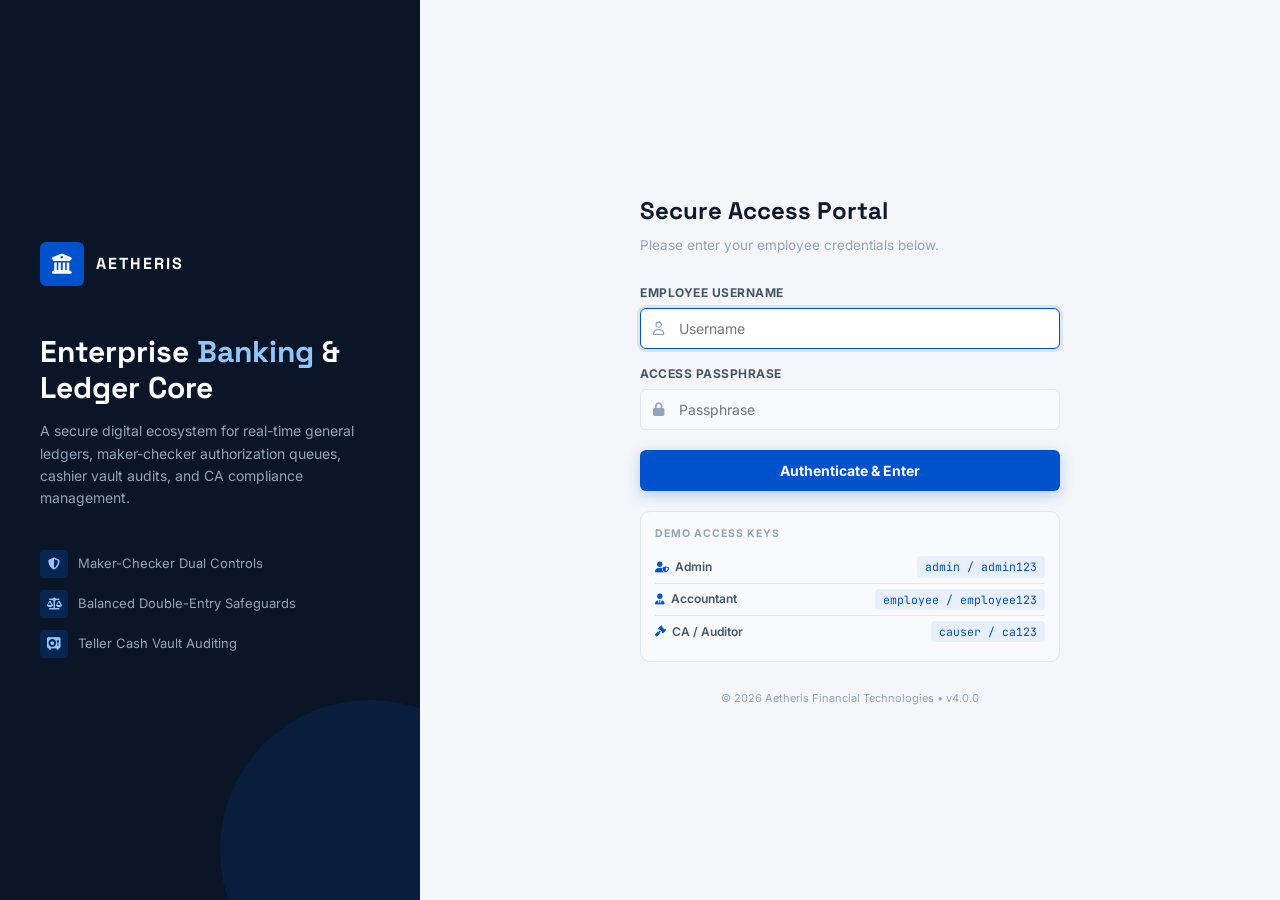
<file: index.html>
<!DOCTYPE html>
<html lang="en">
<head>
    <meta charset="UTF-8" />
    <meta name="viewport" content="width=device-width, initial-scale=1.0" />
    <title>AETHERIS | Secure Access Portal</title>
    <link rel="preconnect" href="https://fonts.googleapis.com" />
    <link rel="preconnect" href="https://fonts.gstatic.com" crossorigin />
    <link href="https://fonts.googleapis.com/css2?family=Inter:wght@300;400;500;600;700;800;900&family=Space+Grotesk:wght@400;500;600;700;800&family=JetBrains+Mono:wght@400;500&display=swap" rel="stylesheet" />
    <link rel="stylesheet" href="https://cdnjs.cloudflare.com/ajax/libs/font-awesome/6.5.0/css/all.min.css" />
    <link rel="stylesheet" href="/css/styles.css" />
</head>
<body class="login-page">

    <!-- Left Branding Column -->
    <div class="login-left">
        <div class="login-left-brand">
            <div class="login-left-brand-icon">
                <i class="fa-solid fa-building-columns"></i>
            </div>
            <h2>AETHERIS</h2>
        </div>
        <h1>Enterprise <span>Banking</span> &amp; Ledger Core</h1>
        <p>A secure digital ecosystem for real-time general ledgers, maker-checker authorization queues, cashier vault audits, and CA compliance management.</p>
        <div class="login-features">
            <div class="login-feature-item">
                <i class="fa-solid fa-shield-halved"></i>
                <span>Maker-Checker Dual Controls</span>
            </div>
            <div class="login-feature-item">
                <i class="fa-solid fa-scale-balanced"></i>
                <span>Balanced Double-Entry Safeguards</span>
            </div>
            <div class="login-feature-item">
                <i class="fa-solid fa-vault"></i>
                <span>Teller Cash Vault Auditing</span>
            </div>
        </div>
    </div>

    <!-- Right Login Column -->
    <div class="login-right">
        <div class="login-form-container">
            <h2>Secure Access Portal</h2>
            <p>Please enter your employee credentials below.</p>

            <form class="login-form" action="http://localhost:8080/login" method="post" id="login-form">
                <div class="login-field">
                    <label for="username">Employee Username</label>
                    <div class="login-input-wrap">
                        <i class="fa-regular fa-user"></i>
                        <input type="text" id="username" name="username" placeholder="Username" required autofocus />
                    </div>
                </div>

                <div class="login-field">
                    <label for="password">Access Passphrase</label>
                    <div class="login-input-wrap">
                        <i class="fa-solid fa-lock"></i>
                        <input type="password" id="password" name="password" placeholder="Passphrase" required />
                    </div>
                </div>

                <button type="submit" class="login-submit-btn" id="login-btn">
                    Authenticate &amp; Enter
                </button>
            </form>

            <!-- Demo Credentials Reference -->
            <div class="login-demo-creds">
                <h4>Demo Access Keys</h4>
                <div class="cred-row">
                    <span class="cred-role"><i class="fa-solid fa-user-shield"></i>Admin</span>
                    <span class="cred-value">admin / admin123</span>
                </div>
                <div class="cred-row">
                    <span class="cred-role"><i class="fa-solid fa-user-tie"></i>Accountant</span>
                    <span class="cred-value">employee / employee123</span>
                </div>
                <div class="cred-row">
                    <span class="cred-role"><i class="fa-solid fa-gavel"></i>CA / Auditor</span>
                    <span class="cred-value">causer / ca123</span>
                </div>
            </div>

            <div class="login-footer">
                &copy; 2026 Aetheris Financial Technologies &bull; v4.0.0
            </div>
        </div>
    </div>

    <script>
        document.getElementById('login-form')?.addEventListener('submit', function() {
            const btn = document.getElementById('login-btn');
            if (btn) {
                btn.innerHTML = '<i class="fa-solid fa-spinner fa-spin" style="margin-right:8px;"></i>Authenticating...';
                btn.disabled = true;
            }
        });
    </script>
</body>
</html>
</file>
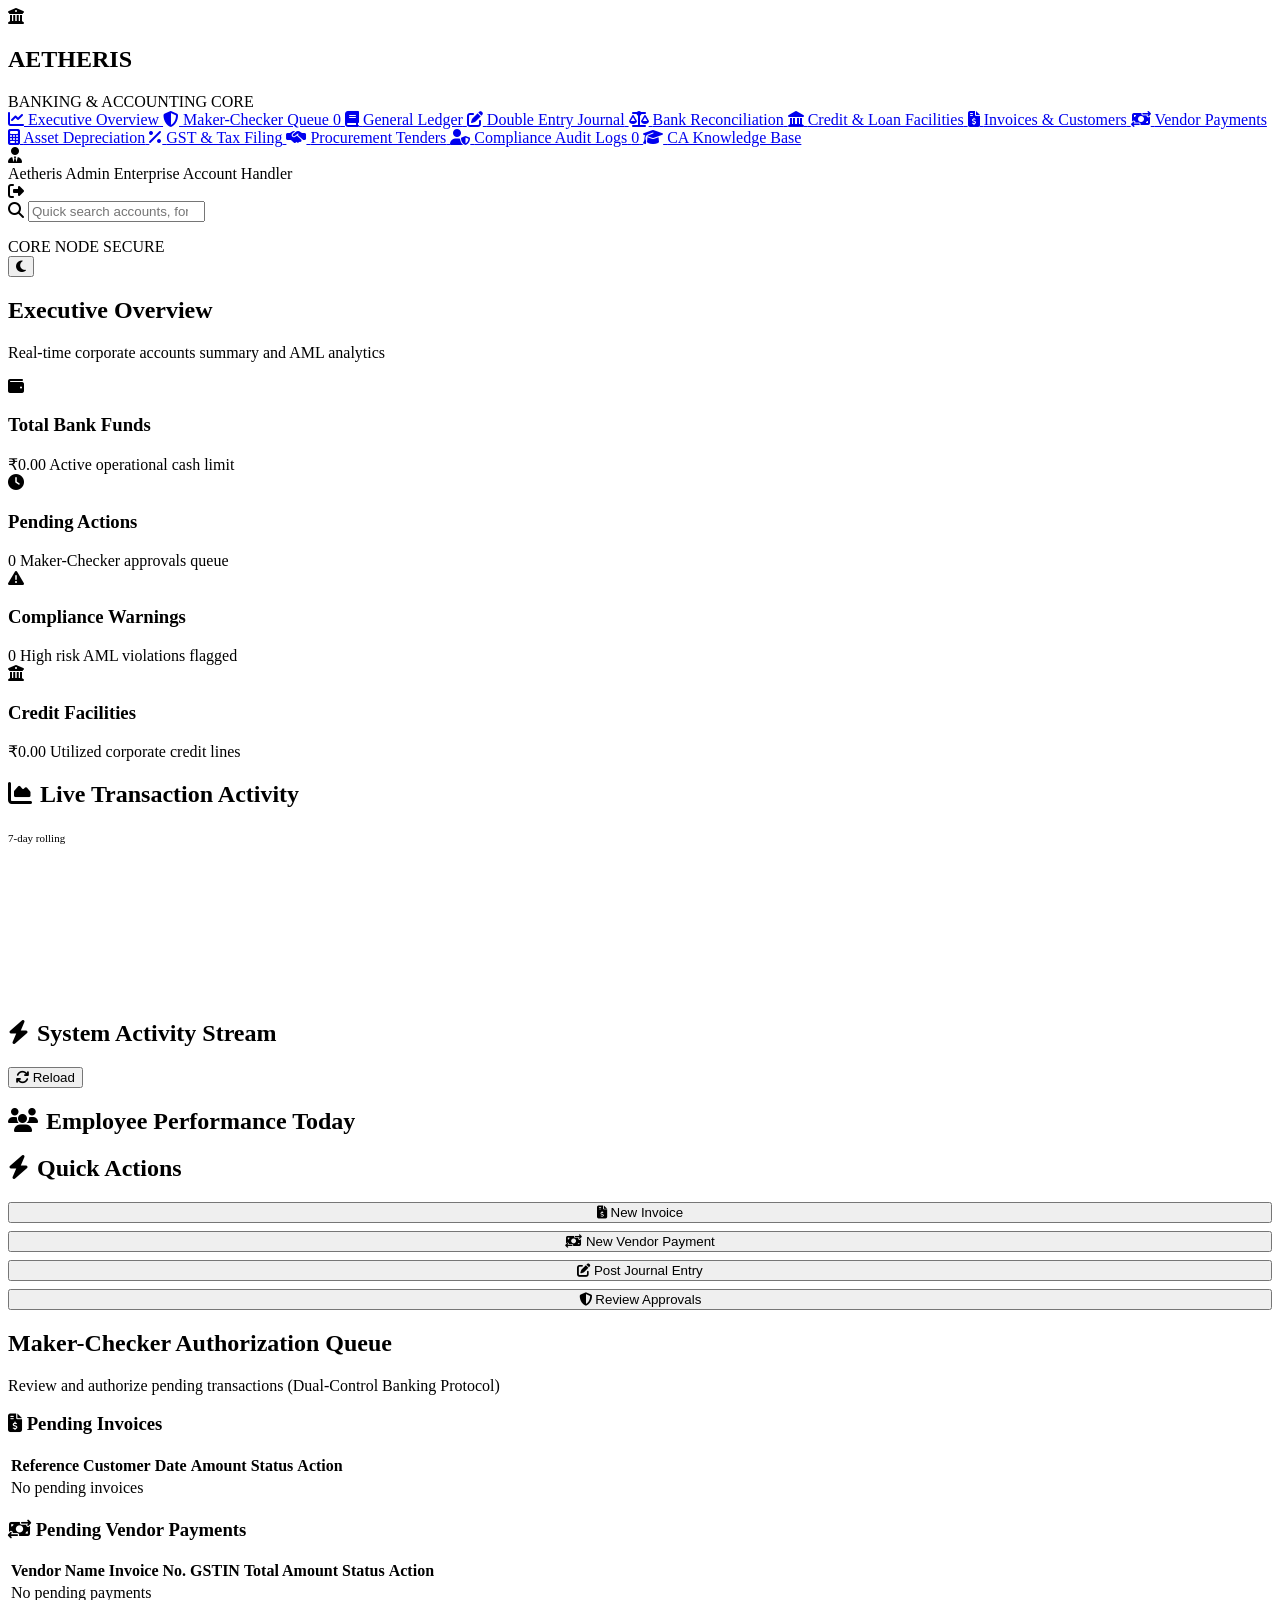
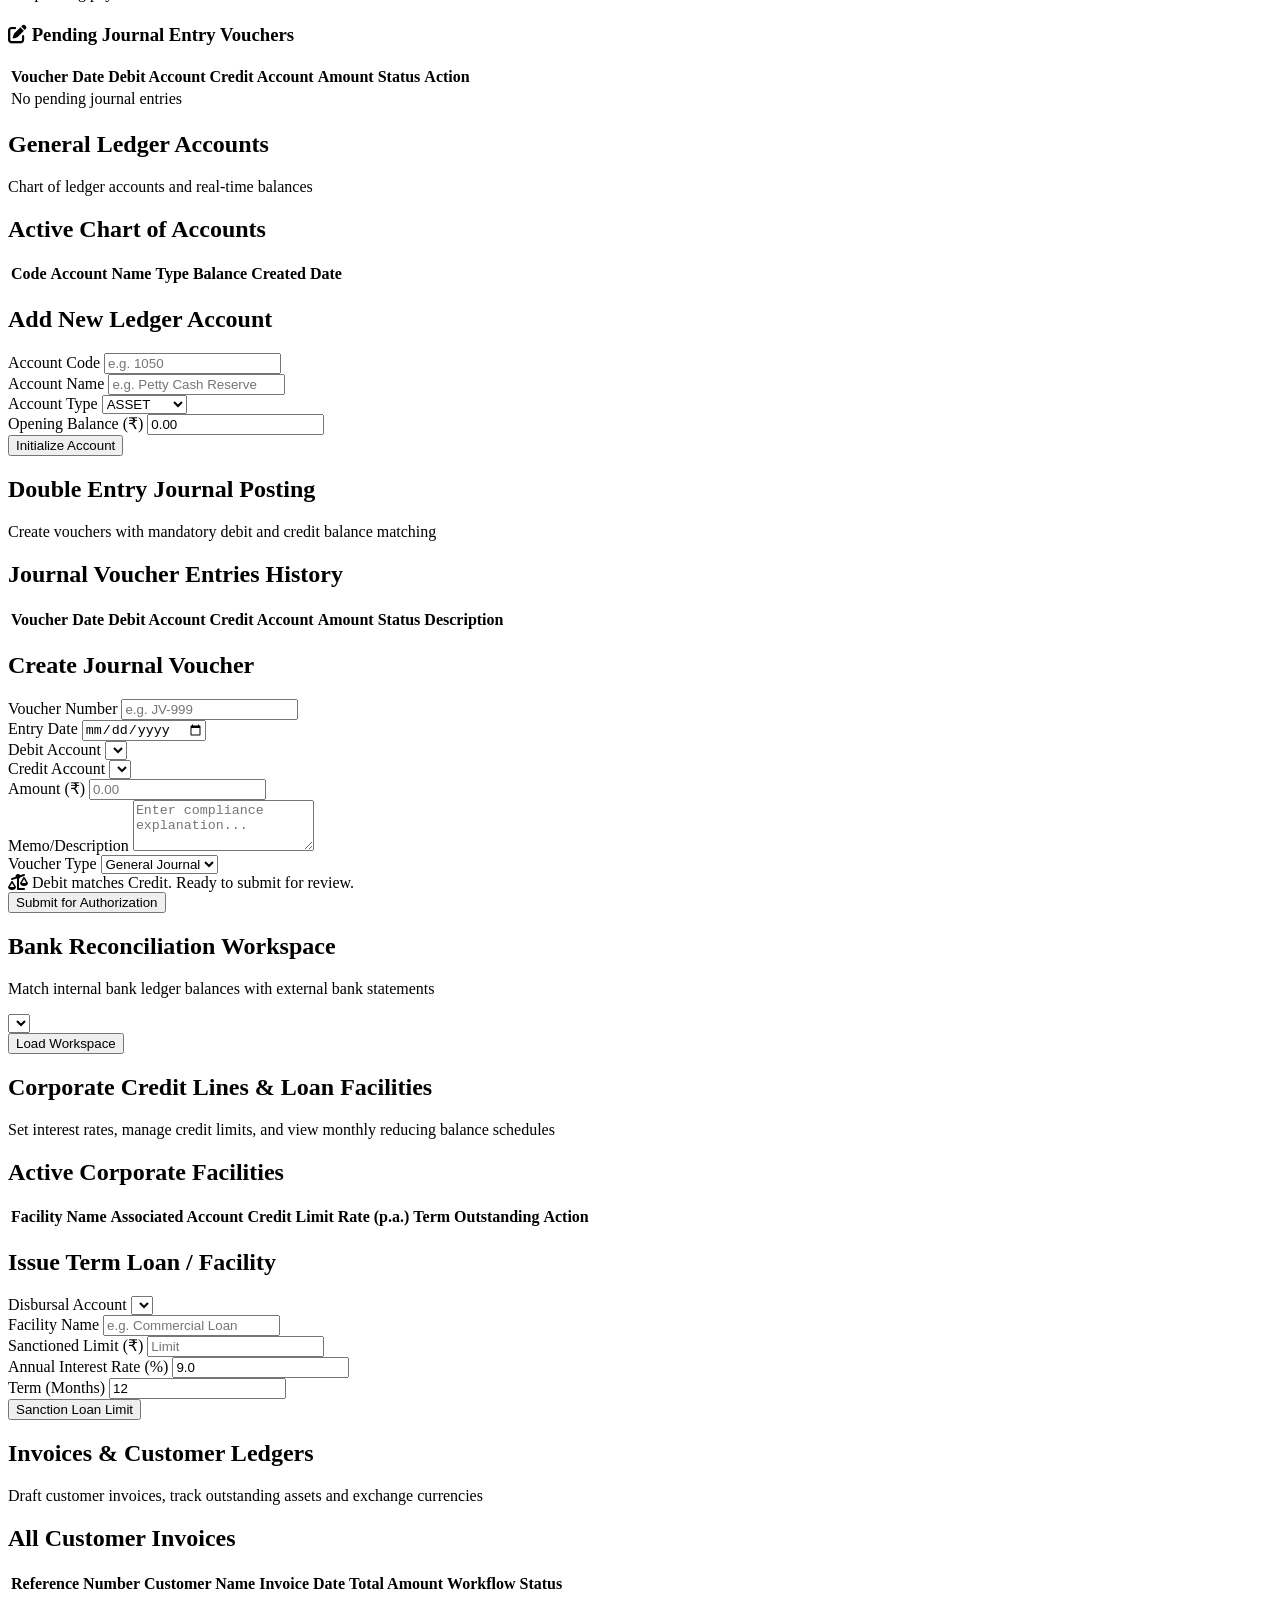
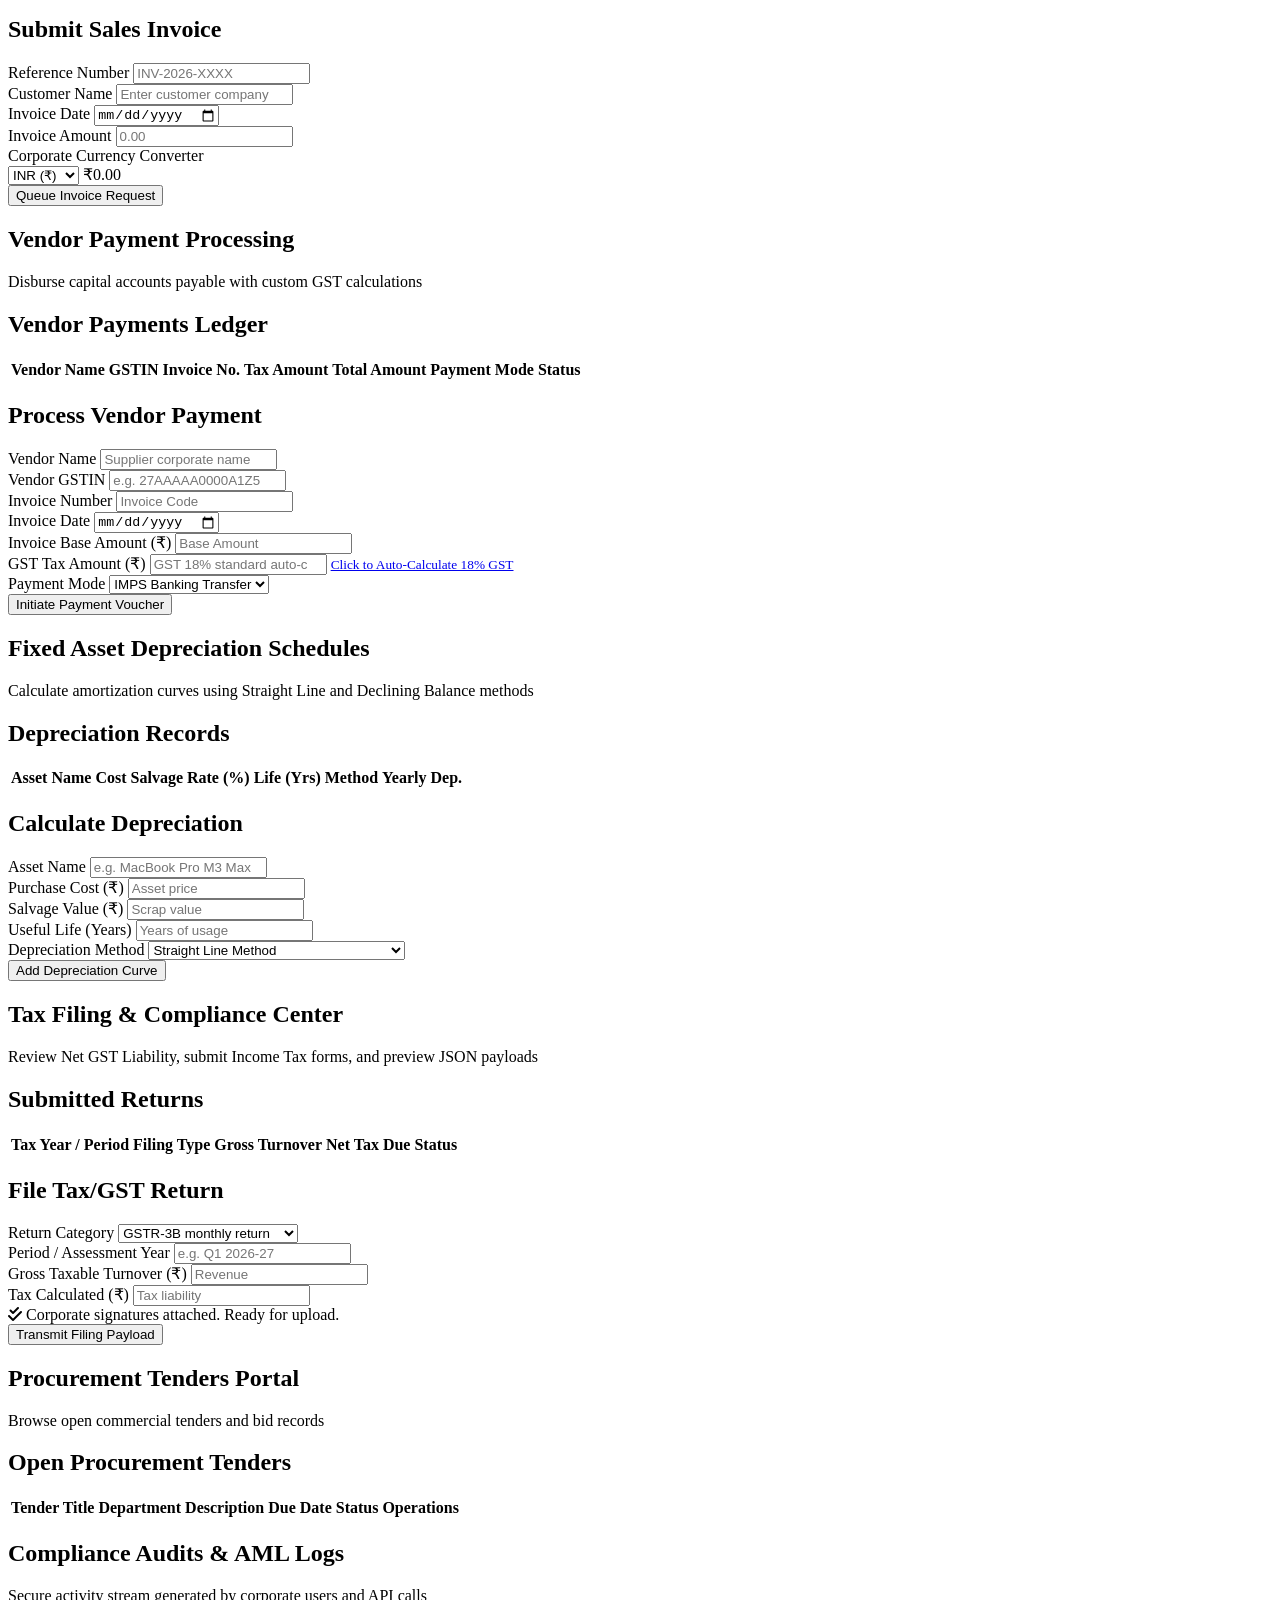
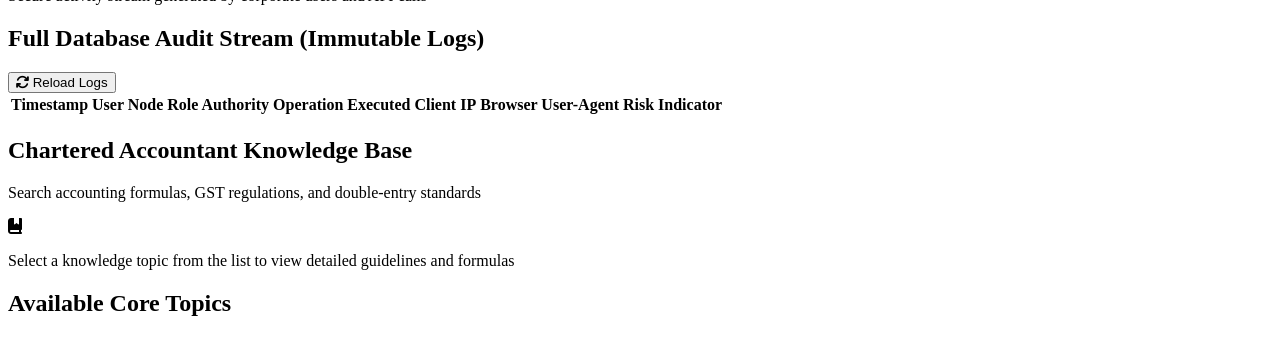
<file: src/main/resources/templates/dashboard.html>
<!DOCTYPE html>
<html xmlns:th="http://www.thymeleaf.org">
<head>
    <meta charset="UTF-8" />
    <meta name="viewport" content="width=device-width, initial-scale=1.0" />
    <title>AETHERIS | Enterprise Banking & Accounting Core</title>
    <!-- Fonts & Icons -->
    <link rel="preconnect" href="https://fonts.googleapis.com" />
    <link rel="preconnect" href="https://fonts.gstatic.com" crossorigin />
    <link href="https://fonts.googleapis.com/css2?family=Inter:wght@300;400;500;600;700;800;900&family=Space+Grotesk:wght@400;500;600;700;800&family=JetBrains+Mono:wght@400;500&display=swap" rel="stylesheet" />
    <link rel="stylesheet" href="https://cdnjs.cloudflare.com/ajax/libs/font-awesome/6.5.0/css/all.min.css" />
    <link rel="stylesheet" th:href="@{/css/styles.css}" />
</head>
<body>
    <!-- Toast Notification Container -->
    <div id="toast-container"></div>

    <div class="app-container">
        <!-- Sidebar Navigation -->
        <aside class="sidebar">
            <div class="brand">
                <i class="fa-solid fa-building-columns brand-icon"></i>
                <div class="brand-text">
                    <h2>AETHERIS</h2>
                    <span>BANKING & ACCOUNTING CORE</span>
                </div>
            </div>
            
            <nav class="nav-menu">
                <a href="#" class="nav-item active" data-tab="overview">
                    <i class="fa-solid fa-chart-line"></i> <span>Executive Overview</span>
                </a>
                <a href="#" class="nav-item" data-tab="maker-checker">
                    <i class="fa-solid fa-shield-halved"></i> <span>Maker-Checker Queue</span>
                    <span class="badge badge-warning" id="pending-approvals-badge">0</span>
                </a>
                <a href="#" class="nav-item" data-tab="ledger">
                    <i class="fa-solid fa-book"></i> <span>General Ledger</span>
                </a>
                <a href="#" class="nav-item" data-tab="journal">
                    <i class="fa-solid fa-pen-to-square"></i> <span>Double Entry Journal</span>
                </a>
                <a href="#" class="nav-item" data-tab="reconciliation">
                    <i class="fa-solid fa-scale-balanced"></i> <span>Bank Reconciliation</span>
                </a>
                <a href="#" class="nav-item" data-tab="loans">
                    <i class="fa-solid fa-landmark"></i> <span>Credit & Loan Facilities</span>
                </a>
                <a href="#" class="nav-item" data-tab="invoices">
                    <i class="fa-solid fa-file-invoice-dollar"></i> <span>Invoices & Customers</span>
                </a>
                <a href="#" class="nav-item" data-tab="payments">
                    <i class="fa-solid fa-money-bill-transfer"></i> <span>Vendor Payments</span>
                </a>
                <a href="#" class="nav-item" data-tab="depreciation">
                    <i class="fa-solid fa-calculator"></i> <span>Asset Depreciation</span>
                </a>
                <a href="#" class="nav-item" data-tab="tax-gst">
                    <i class="fa-solid fa-percent"></i> <span>GST & Tax Filing</span>
                </a>
                <a href="#" class="nav-item" data-tab="tenders">
                    <i class="fa-solid fa-handshake-simple"></i> <span>Procurement Tenders</span>
                </a>
                <a href="#" class="nav-item" data-tab="compliance">
                    <i class="fa-solid fa-user-shield"></i> <span>Compliance Audit Logs</span>
                    <span class="badge badge-danger" id="risk-alerts-badge">0</span>
                </a>
                <a href="#" class="nav-item" data-tab="knowledge">
                    <i class="fa-solid fa-graduation-cap"></i> <span>CA Knowledge Base</span>
                </a>
            </nav>

            <div class="user-profile">
                <div class="user-avatar">
                    <i class="fa-solid fa-user-tie"></i>
                </div>
                <div class="user-info">
                    <span class="user-name">Aetheris Admin</span>
                    <span class="user-role">Enterprise Account Handler</span>
                </div>
                <a class="logout-btn" th:href="@{/logout}" title="Logout">
                    <i class="fa-solid fa-right-from-bracket"></i>
                </a>
            </div>
        </aside>

        <!-- Main Content Area -->
        <main class="main-content">
            <!-- Header -->
            <header class="top-header">
                <div class="header-search">
                    <i class="fa-solid fa-magnifying-glass search-icon"></i>
                    <input id="global-search-input" type="search" placeholder="Quick search accounts, formulas, procedures..." />
                    <ul id="global-suggestions" class="global-suggestions-dropdown"></ul>
                </div>
                <div class="header-actions">
                    <div class="system-status">
                        <span class="status-indicator online"></span>
                        <span>CORE NODE SECURE</span>
                    </div>
                    <div class="action-divider"></div>
                    <button class="theme-toggle" title="Switch Theme">
                        <i class="fa-solid fa-moon"></i>
                    </button>
                </div>
            </header>

            <!-- Scrollable Page Wrapper -->
            <div class="page-wrapper">
                
                <!-- TAB: EXECUTIVE OVERVIEW -->
                <section id="tab-overview" class="tab-pane active">
                    <div class="panel-header">
                        <h1>Executive Overview</h1>
                        <p>Real-time corporate accounts summary and AML analytics</p>
                    </div>

                    <!-- Metrics Grid -->
                    <div class="metrics-grid">
                        <div class="metric-card">
                            <div class="metric-icon bank"><i class="fa-solid fa-wallet"></i></div>
                            <div class="metric-data">
                                <h3>Total Bank Funds</h3>
                                <span class="metric-value" id="metric-funds">₹0.00</span>
                                <span class="metric-subtext">Active operational cash limit</span>
                            </div>
                        </div>
                        <div class="metric-card">
                            <div class="metric-icon pending"><i class="fa-solid fa-clock"></i></div>
                            <div class="metric-data">
                                <h3>Pending Actions</h3>
                                <span class="metric-value" id="metric-pending">0</span>
                                <span class="metric-subtext">Maker-Checker approvals queue</span>
                            </div>
                        </div>
                        <div class="metric-card">
                            <div class="metric-icon alert"><i class="fa-solid fa-triangle-exclamation"></i></div>
                            <div class="metric-data">
                                <h3>Compliance Warnings</h3>
                                <span class="metric-value text-danger" id="metric-alerts">0</span>
                                <span class="metric-subtext">High risk AML violations flagged</span>
                            </div>
                        </div>
                        <div class="metric-card">
                            <div class="metric-icon credit"><i class="fa-solid fa-building-columns"></i></div>
                            <div class="metric-data">
                                <h3>Credit Facilities</h3>
                                <span class="metric-value" id="metric-credit">₹0.00</span>
                                <span class="metric-subtext">Utilized corporate credit lines</span>
                            </div>
                        </div>
                    </div>

                    <!-- Main Grid Split -->
                    <div class="split-layout">
                        <!-- Left Block -->
                        <div class="layout-main">
                            <!-- Live Activity Chart -->
                            <div class="glass-card">
                                <div class="card-header">
                                    <h2><i class="fa-solid fa-chart-area" style="color:var(--sapphire-light);margin-right:8px;"></i>Live Transaction Activity</h2>
                                    <span style="font-size:11px;color:var(--text-muted);font-family:var(--font-mono);">7-day rolling</span>
                                </div>
                                <div class="chart-container">
                                    <canvas id="live-activity-chart"></canvas>
                                </div>
                            </div>

                            <div class="glass-card">
                                <div class="card-header">
                                    <h2><i class="fa-solid fa-bolt" style="color:var(--warning);margin-right:8px;"></i>System Activity Stream</h2>
                                    <button class="btn btn-secondary btn-sm" id="btn-refresh-dashboard">
                                        <i class="fa-solid fa-arrows-rotate"></i> Reload
                                    </button>
                                </div>
                                <div id="dashboard-content" class="activity-timeline">
                                    <!-- Dynamic logs -->
                                </div>
                            </div>
                        </div>
                        <!-- Right Block -->
                        <div class="layout-side">
                            <div class="glass-card">
                                <div class="card-header">
                                    <h2><i class="fa-solid fa-users" style="color:var(--success);margin-right:8px;"></i>Employee Performance Today</h2>
                                </div>
                                <div id="employee-reports-content" class="performance-list">
                                    <!-- Dynamic performance -->
                                </div>
                            </div>

                            <!-- Quick Actions Card -->
                            <div class="glass-card">
                                <div class="card-header">
                                    <h2><i class="fa-solid fa-zap" style="color:var(--gold);margin-right:8px;"></i>Quick Actions</h2>
                                </div>
                                <div style="display:flex;flex-direction:column;gap:8px;">
                                    <button class="btn btn-secondary" style="justify-content:flex-start;gap:10px;" onclick="switchTab('invoices')">
                                        <i class="fa-solid fa-file-invoice-dollar" style="color:var(--sapphire-light);"></i> New Invoice
                                    </button>
                                    <button class="btn btn-secondary" style="justify-content:flex-start;gap:10px;" onclick="switchTab('payments')">
                                        <i class="fa-solid fa-money-bill-transfer" style="color:var(--success);"></i> New Vendor Payment
                                    </button>
                                    <button class="btn btn-secondary" style="justify-content:flex-start;gap:10px;" onclick="switchTab('journal')">
                                        <i class="fa-solid fa-pen-to-square" style="color:var(--warning);"></i> Post Journal Entry
                                    </button>
                                    <button class="btn btn-secondary" style="justify-content:flex-start;gap:10px;" onclick="switchTab('maker-checker')">
                                        <i class="fa-solid fa-shield-halved" style="color:var(--danger);"></i> Review Approvals
                                    </button>
                                </div>
                            </div>
                        </div>
                    </div>
                </section>

                <!-- TAB: MAKER-CHECKER QUEUE -->
                <section id="tab-maker-checker" class="tab-pane">
                    <div class="panel-header">
                        <h1>Maker-Checker Authorization Queue</h1>
                        <p>Review and authorize pending transactions (Dual-Control Banking Protocol)</p>
                    </div>

                    <div class="glass-card">
                        <div class="approvals-container">
                            <div class="approvals-section">
                                <h3><i class="fa-solid fa-file-invoice-dollar text-primary"></i> Pending Invoices</h3>
                                <div class="table-responsive">
                                    <table class="premium-table">
                                        <thead>
                                            <tr>
                                                <th>Reference</th>
                                                <th>Customer</th>
                                                <th>Date</th>
                                                <th>Amount</th>
                                                <th>Status</th>
                                                <th>Action</th>
                                            </tr>
                                        </thead>
                                        <tbody id="pending-invoices-tbody">
                                            <tr><td colspan="6" class="text-center">No pending invoices</td></tr>
                                        </tbody>
                                    </table>
                                </div>
                            </div>

                            <div class="approvals-section mt-4">
                                <h3><i class="fa-solid fa-money-bill-transfer text-success"></i> Pending Vendor Payments</h3>
                                <div class="table-responsive">
                                    <table class="premium-table">
                                        <thead>
                                            <tr>
                                                <th>Vendor Name</th>
                                                <th>Invoice No.</th>
                                                <th>GSTIN</th>
                                                <th>Total Amount</th>
                                                <th>Status</th>
                                                <th>Action</th>
                                            </tr>
                                        </thead>
                                        <tbody id="pending-payments-tbody">
                                            <tr><td colspan="6" class="text-center">No pending payments</td></tr>
                                        </tbody>
                                    </table>
                                </div>
                            </div>

                            <div class="approvals-section mt-4">
                                <h3><i class="fa-solid fa-pen-to-square text-warning"></i> Pending Journal Entry Vouchers</h3>
                                <div class="table-responsive">
                                    <table class="premium-table">
                                        <thead>
                                            <tr>
                                                <th>Voucher</th>
                                                <th>Date</th>
                                                <th>Debit Account</th>
                                                <th>Credit Account</th>
                                                <th>Amount</th>
                                                <th>Status</th>
                                                <th>Action</th>
                                            </tr>
                                        </thead>
                                        <tbody id="pending-journals-tbody">
                                            <tr><td colspan="7" class="text-center">No pending journal entries</td></tr>
                                        </tbody>
                                    </table>
                                </div>
                            </div>
                        </div>
                    </div>
                </section>

                <!-- TAB: GENERAL LEDGER -->
                <section id="tab-ledger" class="tab-pane">
                    <div class="panel-header">
                        <h1>General Ledger Accounts</h1>
                        <p>Chart of ledger accounts and real-time balances</p>
                    </div>

                    <div class="split-layout">
                        <div class="layout-main">
                            <div class="glass-card">
                                <div class="card-header">
                                    <h2>Active Chart of Accounts</h2>
                                </div>
                                <div class="table-responsive">
                                    <table class="premium-table">
                                        <thead>
                                            <tr>
                                                <th>Code</th>
                                                <th>Account Name</th>
                                                <th>Type</th>
                                                <th>Balance</th>
                                                <th>Created Date</th>
                                            </tr>
                                        </thead>
                                        <tbody id="ledger-accounts-tbody">
                                            <!-- Dynamic accounts -->
                                        </tbody>
                                    </table>
                                </div>
                            </div>
                        </div>

                        <div class="layout-side">
                            <div class="glass-card">
                                <div class="card-header">
                                    <h2>Add New Ledger Account</h2>
                                </div>
                                <form id="form-create-account" class="premium-form">
                                    <div class="form-group">
                                        <label for="acc-code">Account Code</label>
                                        <input type="text" id="acc-code" placeholder="e.g. 1050" required />
                                    </div>
                                    <div class="form-group">
                                        <label for="acc-name">Account Name</label>
                                        <input type="text" id="acc-name" placeholder="e.g. Petty Cash Reserve" required />
                                    </div>
                                    <div class="form-group">
                                        <label for="acc-type">Account Type</label>
                                        <select id="acc-type" required>
                                            <option value="ASSET">ASSET</option>
                                            <option value="LIABILITY">LIABILITY</option>
                                            <option value="EQUITY">EQUITY</option>
                                            <option value="INCOME">INCOME</option>
                                            <option value="EXPENSE">EXPENSE</option>
                                        </select>
                                    </div>
                                    <div class="form-group">
                                        <label for="acc-balance">Opening Balance (₹)</label>
                                        <input type="number" id="acc-balance" value="0.00" step="0.01" />
                                    </div>
                                    <button type="submit" class="btn btn-primary btn-block">Initialize Account</button>
                                </form>
                            </div>
                        </div>
                    </div>
                </section>

                <!-- TAB: DOUBLE ENTRY JOURNAL -->
                <section id="tab-journal" class="tab-pane">
                    <div class="panel-header">
                        <h1>Double Entry Journal Posting</h1>
                        <p>Create vouchers with mandatory debit and credit balance matching</p>
                    </div>

                    <div class="split-layout">
                        <div class="layout-main">
                            <div class="glass-card">
                                <div class="card-header">
                                    <h2>Journal Voucher Entries History</h2>
                                </div>
                                <div class="table-responsive">
                                    <table class="premium-table">
                                        <thead>
                                            <tr>
                                                <th>Voucher</th>
                                                <th>Date</th>
                                                <th>Debit Account</th>
                                                <th>Credit Account</th>
                                                <th>Amount</th>
                                                <th>Status</th>
                                                <th>Description</th>
                                            </tr>
                                        </thead>
                                        <tbody id="journal-entries-tbody">
                                            <!-- Dynamic entries -->
                                        </tbody>
                                    </table>
                                </div>
                            </div>
                        </div>

                        <div class="layout-side">
                            <div class="glass-card">
                                <div class="card-header">
                                    <h2>Create Journal Voucher</h2>
                                </div>
                                <form id="form-create-journal" class="premium-form">
                                    <div class="form-group">
                                        <label for="jv-voucher">Voucher Number</label>
                                        <input type="text" id="jv-voucher" placeholder="e.g. JV-999" required />
                                    </div>
                                    <div class="form-group">
                                        <label for="jv-date">Entry Date</label>
                                        <input type="date" id="jv-date" required />
                                    </div>
                                    <div class="form-group">
                                        <label for="jv-debit">Debit Account</label>
                                        <select id="jv-debit" required>
                                            <!-- Dynamic accounts -->
                                        </select>
                                    </div>
                                    <div class="form-group">
                                        <label for="jv-credit">Credit Account</label>
                                        <select id="jv-credit" required>
                                            <!-- Dynamic accounts -->
                                        </select>
                                    </div>
                                    <div class="form-group">
                                        <label for="jv-amount">Amount (₹)</label>
                                        <input type="number" id="jv-amount" placeholder="0.00" step="0.01" required />
                                    </div>
                                    <div class="form-group">
                                        <label for="jv-desc">Memo/Description</label>
                                        <textarea id="jv-desc" rows="3" placeholder="Enter compliance explanation..." required></textarea>
                                    </div>
                                    <div class="form-group">
                                        <label for="jv-type">Voucher Type</label>
                                        <select id="jv-type" required>
                                            <option value="GENERAL">General Journal</option>
                                            <option value="PAYMENT">Cash Payment</option>
                                            <option value="RECEIPT">Cash Receipt</option>
                                            <option value="ADJUSTMENT">Adjusting Entry</option>
                                        </select>
                                    </div>
                                    
                                    <!-- Double Entry Live Balancing Validation Box -->
                                    <div class="compliance-box info-box mb-3" id="journal-balance-alert">
                                        <i class="fa-solid fa-scale-unbalanced text-warning"></i>
                                        <span>Debit matches Credit. Ready to submit for review.</span>
                                    </div>

                                    <button type="submit" class="btn btn-primary btn-block">Submit for Authorization</button>
                                </form>
                            </div>
                        </div>
                    </div>
                </section>

                <!-- TAB: BANK RECONCILIATION -->
                <section id="tab-reconciliation" class="tab-pane">
                    <div class="panel-header">
                        <h1>Bank Reconciliation Workspace</h1>
                        <p>Match internal bank ledger balances with external bank statements</p>
                    </div>

                    <div class="glass-card">
                        <div class="reconciliation-toolbar">
                            <div class="form-group mb-0 mr-3">
                                <label for="reconcile-account-select" class="sr-only">Select Account</label>
                                <select id="reconcile-account-select" class="form-control">
                                    <!-- Dynamic asset accounts -->
                                </select>
                            </div>
                            <button class="btn btn-primary" id="btn-load-reconciliation">Load Workspace</button>
                        </div>

                        <div class="reconcile-workspace-grid mt-4" id="reconcile-workspace" style="display: none;">
                            <div class="recon-side-ledger">
                                <h3>Internal General Ledger Entries</h3>
                                <div class="table-responsive">
                                    <table class="premium-table">
                                        <thead>
                                            <tr>
                                                <th>Match</th>
                                                <th>Voucher</th>
                                                <th>Amount</th>
                                                <th>Description</th>
                                            </tr>
                                        </thead>
                                        <tbody id="recon-ledger-tbody">
                                            <!-- Dynamic internal transactions -->
                                        </tbody>
                                    </table>
                                </div>
                            </div>

                            <div class="recon-side-statement">
                                <h3>External Statement Mock Parser</h3>
                                <div class="statement-file-upload">
                                    <i class="fa-solid fa-file-csv upload-icon"></i>
                                    <p>Select Bank Statement CSV to Reconcile</p>
                                    <input type="file" id="recon-file-input" accept=".csv" class="file-input" />
                                    <button class="btn btn-secondary btn-sm" id="btn-parse-mock-statement">Simulate Statement Load</button>
                                </div>

                                <div class="table-responsive mt-3">
                                    <table class="premium-table">
                                        <thead>
                                            <tr>
                                                <th>Action</th>
                                                <th>Statement Date</th>
                                                <th>Transaction Description</th>
                                                <th>Amount</th>
                                                <th>Status</th>
                                            </tr>
                                        </thead>
                                        <tbody id="recon-statement-tbody">
                                            <!-- Dynamic statement lines -->
                                        </tbody>
                                    </table>
                                </div>
                            </div>
                        </div>

                        <div class="recon-summary-bar mt-4" id="recon-summary-panel" style="display: none;">
                            <div class="recon-summary-item">
                                <span>Ledger Balance:</span>
                                <strong id="recon-ledger-bal">₹0.00</strong>
                            </div>
                            <div class="recon-summary-item">
                                <span>Unreconciled Difference:</span>
                                <strong id="recon-diff-bal" class="text-warning">₹0.00</strong>
                            </div>
                            <button class="btn btn-success" id="btn-finalize-reconciliation">Commit Reconciliation Check</button>
                        </div>
                    </div>
                </section>

                <!-- TAB: LOANS & CREDIT FACILITIES -->
                <section id="tab-loans" class="tab-pane">
                    <div class="panel-header">
                        <h1>Corporate Credit Lines & Loan Facilities</h1>
                        <p>Set interest rates, manage credit limits, and view monthly reducing balance schedules</p>
                    </div>

                    <div class="split-layout">
                        <div class="layout-main">
                            <div class="glass-card">
                                <div class="card-header">
                                    <h2>Active Corporate Facilities</h2>
                                </div>
                                <div class="table-responsive">
                                    <table class="premium-table">
                                        <thead>
                                            <tr>
                                                <th>Facility Name</th>
                                                <th>Associated Account</th>
                                                <th>Credit Limit</th>
                                                <th>Rate (p.a.)</th>
                                                <th>Term</th>
                                                <th>Outstanding</th>
                                                <th>Action</th>
                                            </tr>
                                        </thead>
                                        <tbody id="loans-tbody">
                                            <!-- Dynamic loans list -->
                                        </tbody>
                                    </table>
                                </div>
                            </div>

                            <div class="glass-card mt-4" id="loan-schedule-card" style="display: none;">
                                <div class="card-header">
                                    <h2 id="loan-schedule-title">Amortization Schedule</h2>
                                    <div class="loan-stats-header">
                                        <span>EMI: <strong id="loan-schedule-emi">₹0.00</strong></span>
                                        <span class="ml-3">Total Interest: <strong id="loan-schedule-interest">₹0.00</strong></span>
                                    </div>
                                </div>
                                <div class="table-responsive schedule-table-container">
                                    <table class="premium-table">
                                        <thead>
                                            <tr>
                                                <th>Month</th>
                                                <th>EMI Paid</th>
                                                <th>Principal Component</th>
                                                <th>Interest Component</th>
                                                <th>Remaining Principal</th>
                                            </tr>
                                        </thead>
                                        <tbody id="loan-schedule-tbody">
                                            <!-- Dynamic schedule lines -->
                                        </tbody>
                                    </table>
                                </div>
                            </div>
                        </div>

                        <div class="layout-side">
                            <div class="glass-card">
                                <div class="card-header">
                                    <h2>Issue Term Loan / Facility</h2>
                                </div>
                                <form id="form-create-loan" class="premium-form">
                                    <div class="form-group">
                                        <label for="loan-account">Disbursal Account</label>
                                        <select id="loan-account" required>
                                            <!-- Dynamic accounts -->
                                        </select>
                                    </div>
                                    <div class="form-group">
                                        <label for="loan-name">Facility Name</label>
                                        <input type="text" id="loan-name" placeholder="e.g. Commercial Loan" required />
                                    </div>
                                    <div class="form-group">
                                        <label for="loan-limit">Sanctioned Limit (₹)</label>
                                        <input type="number" id="loan-limit" placeholder="Limit" required />
                                    </div>
                                    <div class="form-group">
                                        <label for="loan-rate">Annual Interest Rate (%)</label>
                                        <input type="number" id="loan-rate" value="9.0" step="0.1" required />
                                    </div>
                                    <div class="form-group">
                                        <label for="loan-term">Term (Months)</label>
                                        <input type="number" id="loan-term" value="12" required />
                                    </div>
                                    <button type="submit" class="btn btn-primary btn-block">Sanction Loan Limit</button>
                                </form>
                            </div>
                        </div>
                    </div>
                </section>

                <!-- TAB: INVOICES -->
                <section id="tab-invoices" class="tab-pane">
                    <div class="panel-header">
                        <h1>Invoices & Customer Ledgers</h1>
                        <p>Draft customer invoices, track outstanding assets and exchange currencies</p>
                    </div>

                    <div class="split-layout">
                        <div class="layout-main">
                            <div class="glass-card">
                                <div class="card-header">
                                    <h2>All Customer Invoices</h2>
                                </div>
                                <div class="table-responsive">
                                    <table class="premium-table">
                                        <thead>
                                            <tr>
                                                <th>Reference Number</th>
                                                <th>Customer Name</th>
                                                <th>Invoice Date</th>
                                                <th>Total Amount</th>
                                                <th>Workflow Status</th>
                                            </tr>
                                        </thead>
                                        <tbody id="invoices-tbody">
                                            <!-- Dynamic invoices -->
                                        </tbody>
                                    </table>
                                </div>
                            </div>
                        </div>

                        <div class="layout-side">
                            <div class="glass-card">
                                <div class="card-header">
                                    <h2>Submit Sales Invoice</h2>
                                </div>
                                <form id="form-create-invoice" class="premium-form">
                                    <div class="form-group">
                                        <label for="inv-ref">Reference Number</label>
                                        <input type="text" id="inv-ref" placeholder="INV-2026-XXXX" required />
                                    </div>
                                    <div class="form-group">
                                        <label for="inv-customer">Customer Name</label>
                                        <input type="text" id="inv-customer" placeholder="Enter customer company" required />
                                    </div>
                                    <div class="form-group">
                                        <label for="inv-date">Invoice Date</label>
                                        <input type="date" id="inv-date" required />
                                    </div>
                                    <div class="form-group">
                                        <label for="inv-amount">Invoice Amount</label>
                                        <input type="number" id="inv-amount" placeholder="0.00" step="0.01" required />
                                    </div>
                                    
                                    <!-- Dynamic Currency Converter Box -->
                                    <div class="currency-converter-card mb-3">
                                        <label>Corporate Currency Converter</label>
                                        <div class="currency-converter-row">
                                            <select id="inv-currency">
                                                <option value="INR">INR (₹)</option>
                                                <option value="USD">USD ($)</option>
                                                <option value="EUR">EUR (€)</option>
                                                <option value="GBP">GBP (£)</option>
                                            </select>
                                            <span id="converted-rate-display">₹0.00</span>
                                        </div>
                                    </div>

                                    <button type="submit" class="btn btn-primary btn-block">Queue Invoice Request</button>
                                </form>
                            </div>
                        </div>
                    </div>
                </section>

                <!-- TAB: VENDOR PAYMENTS -->
                <section id="tab-payments" class="tab-pane">
                    <div class="panel-header">
                        <h1>Vendor Payment Processing</h1>
                        <p>Disburse capital accounts payable with custom GST calculations</p>
                    </div>

                    <div class="split-layout">
                        <div class="layout-main">
                            <div class="glass-card">
                                <div class="card-header">
                                    <h2>Vendor Payments Ledger</h2>
                                </div>
                                <div class="table-responsive">
                                    <table class="premium-table">
                                        <thead>
                                            <tr>
                                                <th>Vendor Name</th>
                                                <th>GSTIN</th>
                                                <th>Invoice No.</th>
                                                <th>Tax Amount</th>
                                                <th>Total Amount</th>
                                                <th>Payment Mode</th>
                                                <th>Status</th>
                                            </tr>
                                        </thead>
                                        <tbody id="payments-tbody">
                                            <!-- Dynamic payments -->
                                        </tbody>
                                    </table>
                                </div>
                            </div>
                        </div>

                        <div class="layout-side">
                            <div class="glass-card">
                                <div class="card-header">
                                    <h2>Process Vendor Payment</h2>
                                </div>
                                <form id="form-create-payment" class="premium-form">
                                    <div class="form-group">
                                        <label for="vp-vendor">Vendor Name</label>
                                        <input type="text" id="vp-vendor" placeholder="Supplier corporate name" required />
                                    </div>
                                    <div class="form-group">
                                        <label for="vp-gst">Vendor GSTIN</label>
                                        <input type="text" id="vp-gst" placeholder="e.g. 27AAAAA0000A1Z5" required />
                                    </div>
                                    <div class="form-group">
                                        <label for="vp-invoice">Invoice Number</label>
                                        <input type="text" id="vp-invoice" placeholder="Invoice Code" required />
                                    </div>
                                    <div class="form-group">
                                        <label for="vp-date">Invoice Date</label>
                                        <input type="date" id="vp-date" required />
                                    </div>
                                    <div class="form-group">
                                        <label for="vp-amount">Invoice Base Amount (₹)</label>
                                        <input type="number" id="vp-amount" placeholder="Base Amount" step="0.01" required />
                                    </div>
                                    <div class="form-group">
                                        <label for="vp-tax">GST Tax Amount (₹)</label>
                                        <input type="number" id="vp-tax" placeholder="GST 18% standard auto-calc" step="0.01" />
                                        <small class="text-muted"><a href="#" id="lnk-autocalc-gst">Click to Auto-Calculate 18% GST</a></small>
                                    </div>
                                    <div class="form-group">
                                        <label for="vp-paymode">Payment Mode</label>
                                        <select id="vp-paymode" required>
                                            <option value="IMPS">IMPS Banking Transfer</option>
                                            <option value="NEFT">NEFT Settlement</option>
                                            <option value="RTGS">RTGS High-Value</option>
                                            <option value="WIRE">International Wire</option>
                                            <option value="ACH">ACH Debit</option>
                                        </select>
                                    </div>
                                    <button type="submit" class="btn btn-primary btn-block">Initiate Payment Voucher</button>
                                </form>
                            </div>
                        </div>
                    </div>
                </section>

                <!-- TAB: DEPRECIATION SCHEDULES -->
                <section id="tab-depreciation" class="tab-pane">
                    <div class="panel-header">
                        <h1>Fixed Asset Depreciation Schedules</h1>
                        <p>Calculate amortization curves using Straight Line and Declining Balance methods</p>
                    </div>

                    <div class="split-layout">
                        <div class="layout-main">
                            <div class="glass-card">
                                <div class="card-header">
                                    <h2>Depreciation Records</h2>
                                </div>
                                <div class="table-responsive">
                                    <table class="premium-table">
                                        <thead>
                                            <tr>
                                                <th>Asset Name</th>
                                                <th>Cost</th>
                                                <th>Salvage</th>
                                                <th>Rate (%)</th>
                                                <th>Life (Yrs)</th>
                                                <th>Method</th>
                                                <th>Yearly Dep.</th>
                                            </tr>
                                        </thead>
                                        <tbody id="depreciation-tbody">
                                            <!-- Dynamic depreciation -->
                                        </tbody>
                                    </table>
                                </div>
                            </div>
                        </div>

                        <div class="layout-side">
                            <div class="glass-card">
                                <div class="card-header">
                                    <h2>Calculate Depreciation</h2>
                                </div>
                                <form id="form-create-depreciation" class="premium-form">
                                    <div class="form-group">
                                        <label for="dep-name">Asset Name</label>
                                        <input type="text" id="dep-name" placeholder="e.g. MacBook Pro M3 Max" required />
                                    </div>
                                    <div class="form-group">
                                        <label for="dep-cost">Purchase Cost (₹)</label>
                                        <input type="number" id="dep-cost" placeholder="Asset price" required />
                                    </div>
                                    <div class="form-group">
                                        <label for="dep-salvage">Salvage Value (₹)</label>
                                        <input type="number" id="dep-salvage" placeholder="Scrap value" required />
                                    </div>
                                    <div class="form-group">
                                        <label for="dep-life">Useful Life (Years)</label>
                                        <input type="number" id="dep-life" placeholder="Years of usage" required />
                                    </div>
                                    <div class="form-group">
                                        <label for="dep-method">Depreciation Method</label>
                                        <select id="dep-method" required>
                                            <option value="STRAIGHT_LINE">Straight Line Method</option>
                                            <option value="DECLINING_BALANCE">Written Down Value / Declining Balance</option>
                                        </select>
                                    </div>
                                    <button type="submit" class="btn btn-primary btn-block">Add Depreciation Curve</button>
                                </form>
                            </div>
                        </div>
                    </div>
                </section>

                <!-- TAB: GST & TAX FILING -->
                <section id="tab-tax-gst" class="tab-pane">
                    <div class="panel-header">
                        <h1>Tax Filing & Compliance Center</h1>
                        <p>Review Net GST Liability, submit Income Tax forms, and preview JSON payloads</p>
                    </div>

                    <div class="split-layout">
                        <div class="layout-main">
                            <div class="glass-card">
                                <div class="card-header">
                                    <h2>Submitted Returns</h2>
                                </div>
                                <div class="table-responsive">
                                    <table class="premium-table">
                                        <thead>
                                            <tr>
                                                <th>Tax Year / Period</th>
                                                <th>Filing Type</th>
                                                <th>Gross Turnover</th>
                                                <th>Net Tax Due</th>
                                                <th>Status</th>
                                            </tr>
                                        </thead>
                                        <tbody id="tax-gst-tbody">
                                            <!-- Dynamic tax returns -->
                                        </tbody>
                                    </table>
                                </div>
                            </div>
                        </div>

                        <div class="layout-side">
                            <div class="glass-card">
                                <div class="card-header">
                                    <h2>File Tax/GST Return</h2>
                                </div>
                                <form id="form-create-tax" class="premium-form">
                                    <div class="form-group">
                                        <label for="tax-type">Return Category</label>
                                        <select id="tax-type" required>
                                            <option value="GST-3B">GSTR-3B monthly return</option>
                                            <option value="GST-1">GSTR-1 outward supplies</option>
                                            <option value="INCOME_TAX">Income Tax Return (ITR-6)</option>
                                        </select>
                                    </div>
                                    <div class="form-group">
                                        <label for="tax-period">Period / Assessment Year</label>
                                        <input type="text" id="tax-period" placeholder="e.g. Q1 2026-27" required />
                                    </div>
                                    <div class="form-group">
                                        <label for="tax-turnover">Gross Taxable Turnover (₹)</label>
                                        <input type="number" id="tax-turnover" placeholder="Revenue" required />
                                    </div>
                                    <div class="form-group">
                                        <label for="tax-due">Tax Calculated (₹)</label>
                                        <input type="number" id="tax-due" placeholder="Tax liability" required />
                                    </div>
                                    
                                    <div class="compliance-box success-box mb-3">
                                        <i class="fa-solid fa-check-double text-success"></i>
                                        <span>Corporate signatures attached. Ready for upload.</span>
                                    </div>
                                    
                                    <button type="submit" class="btn btn-primary btn-block">Transmit Filing Payload</button>
                                </form>
                            </div>
                        </div>
                    </div>
                </section>

                <!-- TAB: PROCUREMENT TENDERS -->
                <section id="tab-tenders" class="tab-pane">
                    <div class="panel-header">
                        <h1>Procurement Tenders Portal</h1>
                        <p>Browse open commercial tenders and bid records</p>
                    </div>

                    <div class="glass-card">
                        <div class="card-header">
                            <h2>Open Procurement Tenders</h2>
                        </div>
                        <div class="table-responsive">
                            <table class="premium-table">
                                <thead>
                                    <tr>
                                        <th>Tender Title</th>
                                        <th>Department</th>
                                        <th>Description</th>
                                        <th>Due Date</th>
                                        <th>Status</th>
                                        <th>Operations</th>
                                    </tr>
                                </thead>
                                <tbody id="tenders-tbody">
                                    <!-- Dynamic tenders -->
                                </tbody>
                            </table>
                        </div>
                    </div>
                </section>

                <!-- TAB: COMPLIANCE AUDIT LOGS -->
                <section id="tab-compliance" class="tab-pane">
                    <div class="panel-header">
                        <h1>Compliance Audits & AML Logs</h1>
                        <p>Secure activity stream generated by corporate users and API calls</p>
                    </div>

                    <div class="glass-card">
                        <div class="card-header">
                            <h2>Full Database Audit Stream (Immutable Logs)</h2>
                            <button class="btn btn-secondary btn-sm" id="btn-refresh-logs">
                                <i class="fa-solid fa-arrows-rotate"></i> Reload Logs
                            </button>
                        </div>
                        <div class="table-responsive log-table-container">
                            <table class="premium-table font-mono">
                                <thead>
                                    <tr>
                                        <th>Timestamp</th>
                                        <th>User Node</th>
                                        <th>Role Authority</th>
                                        <th>Operation Executed</th>
                                        <th>Client IP</th>
                                        <th>Browser User-Agent</th>
                                        <th>Risk Indicator</th>
                                    </tr>
                                </thead>
                                <tbody id="compliance-logs-tbody">
                                    <!-- Dynamic audit logs -->
                                </tbody>
                            </table>
                        </div>
                    </div>
                </section>

                <!-- TAB: CA KNOWLEDGE BASE -->
                <section id="tab-knowledge" class="tab-pane">
                    <div class="panel-header">
                        <h1>Chartered Accountant Knowledge Base</h1>
                        <p>Search accounting formulas, GST regulations, and double-entry standards</p>
                    </div>

                    <div class="split-layout">
                        <div class="layout-main">
                            <div class="glass-card" id="knowledge-topic-details">
                                <div class="empty-state">
                                    <i class="fa-solid fa-book-bookmark"></i>
                                    <p>Select a knowledge topic from the list to view detailed guidelines and formulas</p>
                                </div>
                            </div>
                        </div>

                        <div class="layout-side">
                            <div class="glass-card">
                                <div class="card-header">
                                    <h2>Available Core Topics</h2>
                                </div>
                                <div class="list-group" id="knowledge-topics-list">
                                    <!-- Dynamic list -->
                                </div>
                            </div>
                        </div>
                    </div>
                </section>

            </div>
        </main>
    </div>

    <!-- Core Scripts -->
    <script th:src="@{/js/dashboard.js}"></script>
</body>
</html>
</file>
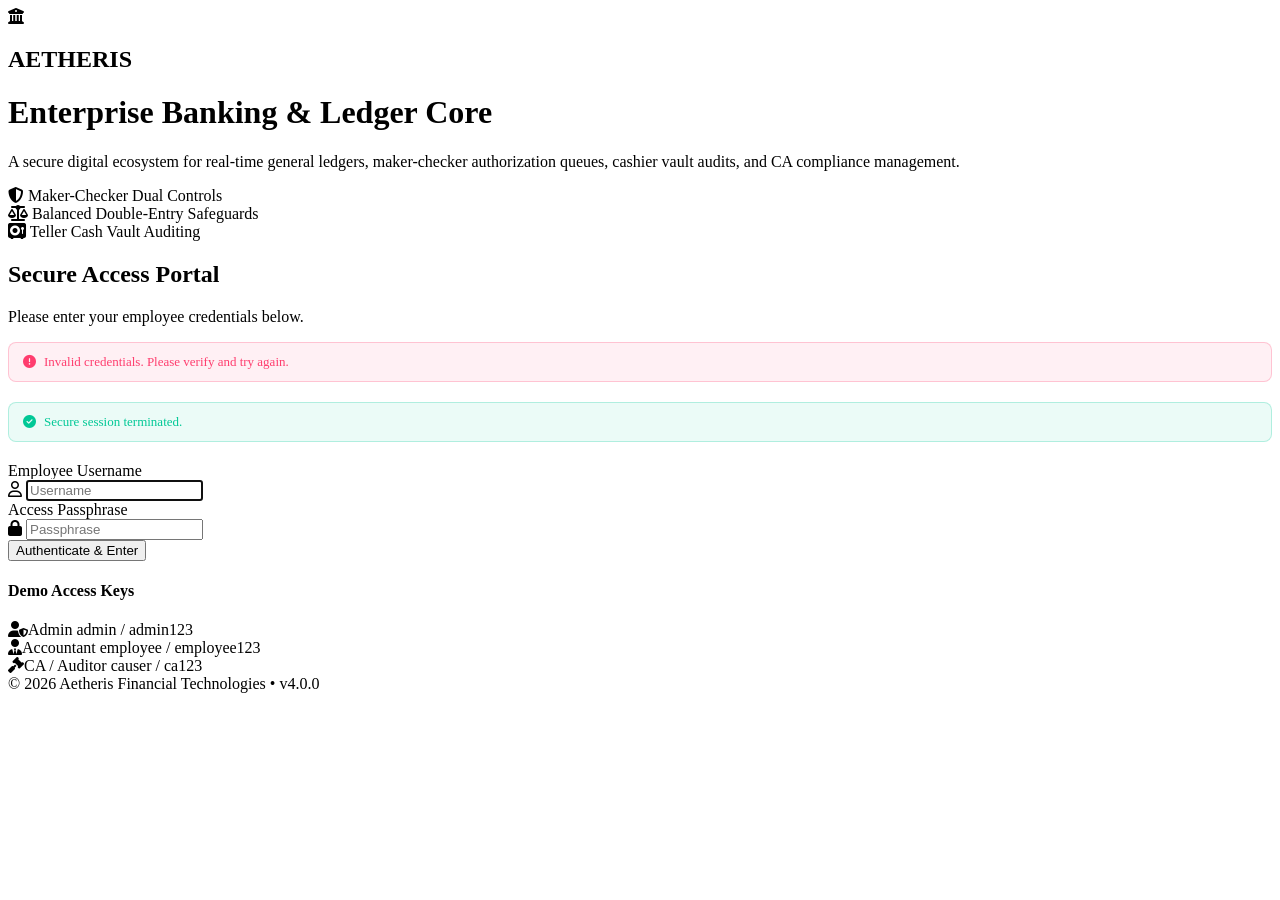
<file: src/main/resources/templates/login.html>
<!DOCTYPE html>
<html xmlns:th="http://www.thymeleaf.org" lang="en">
<head>
    <meta charset="UTF-8" />
    <meta name="viewport" content="width=device-width, initial-scale=1.0" />
    <title>AETHERIS | Secure Access Portal</title>
    <link rel="preconnect" href="https://fonts.googleapis.com" />
    <link rel="preconnect" href="https://fonts.gstatic.com" crossorigin />
    <link href="https://fonts.googleapis.com/css2?family=Inter:wght@300;400;500;600;700;800;900&family=Space+Grotesk:wght@400;500;600;700;800&family=JetBrains+Mono:wght@400;500&display=swap" rel="stylesheet" />
    <link rel="stylesheet" href="https://cdnjs.cloudflare.com/ajax/libs/font-awesome/6.5.0/css/all.min.css" />
    <link rel="stylesheet" th:href="@{/css/styles.css}" />
</head>
<body class="login-page">

    <!-- Left Branding Column -->
    <div class="login-left">
        <div class="login-left-brand">
            <div class="login-left-brand-icon">
                <i class="fa-solid fa-building-columns"></i>
            </div>
            <h2>AETHERIS</h2>
        </div>
        <h1>Enterprise <span>Banking</span> &amp; Ledger Core</h1>
        <p>A secure digital ecosystem for real-time general ledgers, maker-checker authorization queues, cashier vault audits, and CA compliance management.</p>
        <div class="login-features">
            <div class="login-feature-item">
                <i class="fa-solid fa-shield-halved"></i>
                <span>Maker-Checker Dual Controls</span>
            </div>
            <div class="login-feature-item">
                <i class="fa-solid fa-scale-balanced"></i>
                <span>Balanced Double-Entry Safeguards</span>
            </div>
            <div class="login-feature-item">
                <i class="fa-solid fa-vault"></i>
                <span>Teller Cash Vault Auditing</span>
            </div>
        </div>
    </div>

    <!-- Right Login Column -->
    <div class="login-right">
        <div class="login-form-container">
            <h2>Secure Access Portal</h2>
            <p>Please enter your employee credentials below.</p>

            <!-- Alert for failed login -->
            <div th:if="${param.error}" style="
                background: rgba(255,61,110,0.08);
                border: 1.5px solid rgba(255,61,110,0.25);
                border-radius: 8px;
                padding: 11px 14px;
                margin-bottom: 20px;
                font-size: 13px;
                color: #ff3d6e;
                display: flex;
                align-items: center;
                gap: 8px;">
                <i class="fa-solid fa-circle-exclamation"></i>
                Invalid credentials. Please verify and try again.
            </div>
            
            <div th:if="${param.logout}" style="
                background: rgba(0,200,150,0.08);
                border: 1.5px solid rgba(0,200,150,0.25);
                border-radius: 8px;
                padding: 11px 14px;
                margin-bottom: 20px;
                font-size: 13px;
                color: #00c896;
                display: flex;
                align-items: center;
                gap: 8px;">
                <i class="fa-solid fa-circle-check"></i>
                Secure session terminated.
            </div>

            <form class="login-form" th:action="@{/login}" method="post" id="login-form">
                <div class="login-field">
                    <label for="username">Employee Username</label>
                    <div class="login-input-wrap">
                        <i class="fa-regular fa-user"></i>
                        <input type="text" id="username" name="username" placeholder="Username" required autofocus />
                    </div>
                </div>

                <div class="login-field">
                    <label for="password">Access Passphrase</label>
                    <div class="login-input-wrap">
                        <i class="fa-solid fa-lock"></i>
                        <input type="password" id="password" name="password" placeholder="Passphrase" required />
                    </div>
                </div>

                <button type="submit" class="login-submit-btn" id="login-btn">
                    Authenticate &amp; Enter
                </button>
            </form>

            <!-- Demo Credentials Reference -->
            <div class="login-demo-creds">
                <h4>Demo Access Keys</h4>
                <div class="cred-row">
                    <span class="cred-role"><i class="fa-solid fa-user-shield"></i>Admin</span>
                    <span class="cred-value">admin / admin123</span>
                </div>
                <div class="cred-row">
                    <span class="cred-role"><i class="fa-solid fa-user-tie"></i>Accountant</span>
                    <span class="cred-value">employee / employee123</span>
                </div>
                <div class="cred-row">
                    <span class="cred-role"><i class="fa-solid fa-gavel"></i>CA / Auditor</span>
                    <span class="cred-value">causer / ca123</span>
                </div>
            </div>

            <div class="login-footer">
                &copy; 2026 Aetheris Financial Technologies &bull; v4.0.0
            </div>
        </div>
    </div>

    <script>
        document.getElementById('login-form')?.addEventListener('submit', function() {
            const btn = document.getElementById('login-btn');
            if (btn) {
                btn.innerHTML = '<i class="fa-solid fa-spinner fa-spin" style="margin-right:8px;"></i>Authenticating...';
                btn.disabled = true;
            }
        });
    </script>
</body>
</html>
</file>
<file: css/styles.css>
/* ============================================================
   AETHERIS ENTERPRISE BANKING PLATFORM
   Professional Light Theme — Corporate Banking Standard v4.0
   ============================================================ */

@import url('https://fonts.googleapis.com/css2?family=Inter:wght@300;400;500;600;700;800;900&family=Space+Grotesk:wght@400;500;600;700;800&family=JetBrains+Mono:wght@400;500;600&display=swap');

/* ===== DESIGN TOKENS ===== */
:root {
    /* Primary Brand */
    --brand-blue:      #0052cc;
    --brand-blue-dark: #003d99;
    --brand-blue-mid:  #1976d2;
    --brand-blue-light:#e8f0fe;
    --brand-blue-pale: #f0f4ff;

    /* Accent */
    --accent-teal:     #00897b;
    --accent-gold:     #c7871a;
    --accent-purple:   #6c2bd9;

    /* Background Layers */
    --bg-page:         #f4f6f9;
    --bg-sidebar:      #0a1628;
    --bg-card:         #ffffff;
    --bg-card-hover:   #fafbff;
    --bg-header:       #ffffff;
    --bg-input:        #f8fafc;
    --bg-table-head:   #f1f5f9;
    --bg-table-row:    #ffffff;
    --bg-table-alt:    #f8fafc;

    /* Text */
    --text-primary:    #0f172a;
    --text-secondary:  #475569;
    --text-muted:      #94a3b8;
    --text-white:      #ffffff;
    --text-link:       #0052cc;

    /* Status */
    --success:         #059669;
    --success-bg:      #ecfdf5;
    --success-border:  #a7f3d0;
    --danger:          #dc2626;
    --danger-bg:       #fef2f2;
    --danger-border:   #fecaca;
    --warning:         #d97706;
    --warning-bg:      #fffbeb;
    --warning-border:  #fde68a;
    --info:            #0369a1;
    --info-bg:         #eff6ff;
    --info-border:     #bfdbfe;

    /* Borders */
    --border-light:    #e2e8f0;
    --border-medium:   #cbd5e1;
    --border-focus:    #0052cc;

    /* Sidebar */
    --sidebar-width:   264px;
    --sidebar-text:    #94a3b8;
    --sidebar-text-active: #ffffff;
    --sidebar-active-bg:   rgba(0,82,204,0.25);
    --sidebar-hover-bg:    rgba(255,255,255,0.06);
    --sidebar-section:  #475569;

    /* Metrics card gradients */
    --grad-blue:   linear-gradient(135deg, #0052cc 0%, #1976d2 100%);
    --grad-teal:   linear-gradient(135deg, #00897b 0%, #26a69a 100%);
    --grad-amber:  linear-gradient(135deg, #c7871a 0%, #f59e0b 100%);
    --grad-red:    linear-gradient(135deg, #dc2626 0%, #ef4444 100%);
    --grad-purple: linear-gradient(135deg, #6c2bd9 0%, #9c4dff 100%);
    --grad-green:  linear-gradient(135deg, #059669 0%, #10b981 100%);

    /* Dimensions */
    --header-height: 62px;
    --radius-xs:  4px;
    --radius-sm:  6px;
    --radius-md:  10px;
    --radius-lg:  14px;
    --radius-xl:  20px;

    /* Typography */
    --font-body:    'Inter', -apple-system, sans-serif;
    --font-heading: 'Space Grotesk', sans-serif;
    --font-mono:    'JetBrains Mono', 'Courier New', monospace;

    /* Shadows */
    --shadow-xs:   0 1px 2px rgba(0,0,0,0.05);
    --shadow-sm:   0 1px 4px rgba(0,0,0,0.06), 0 1px 2px rgba(0,0,0,0.04);
    --shadow-md:   0 4px 12px rgba(0,0,0,0.08), 0 1px 3px rgba(0,0,0,0.06);
    --shadow-lg:   0 8px 24px rgba(0,0,0,0.10), 0 2px 6px rgba(0,0,0,0.06);
    --shadow-blue: 0 4px 14px rgba(0,82,204,0.25);

    /* Transitions */
    --t-fast: 0.12s ease;
    --t-med:  0.22s ease;
    --t-slow: 0.35s ease;
}

/* ===== RESET ===== */
*, *::before, *::after { margin: 0; padding: 0; box-sizing: border-box; }
html { scroll-behavior: smooth; }
body {
    font-family: var(--font-body);
    background: var(--bg-page);
    color: var(--text-primary);
    font-size: 14px;
    line-height: 1.5;
    overflow: hidden;
    -webkit-font-smoothing: antialiased;
}
a { text-decoration: none; color: inherit; }
button { cursor: pointer; border: none; background: none; font-family: inherit; }
input, select, textarea { font-family: inherit; }
ul, ol { list-style: none; }

/* ===== SCROLLBAR ===== */
::-webkit-scrollbar { width: 5px; height: 5px; }
::-webkit-scrollbar-track { background: var(--bg-page); }
::-webkit-scrollbar-thumb { background: var(--border-medium); border-radius: 99px; }
::-webkit-scrollbar-thumb:hover { background: var(--brand-blue); }

/* ========================================
   APP LAYOUT
   ======================================== */
.app-container { display: flex; width: 100vw; height: 100vh; }

/* ========================================
   SIDEBAR — Dark Navy
   ======================================== */
.sidebar {
    width: var(--sidebar-width);
    min-width: var(--sidebar-width);
    background: var(--bg-sidebar);
    display: flex;
    flex-direction: column;
    height: 100vh;
    position: relative;
    z-index: 100;
    overflow: hidden;
}

.sidebar::after {
    content: '';
    position: absolute;
    top: 0; right: 0;
    width: 1px; height: 100%;
    background: rgba(255,255,255,0.05);
}

/* Brand */
.brand {
    display: flex;
    align-items: center;
    gap: 11px;
    padding: 18px 16px;
    border-bottom: 1px solid rgba(255,255,255,0.07);
    flex-shrink: 0;
}

.brand-icon {
    width: 38px; height: 38px;
    background: var(--brand-blue);
    border-radius: var(--radius-sm);
    display: flex; align-items: center; justify-content: center;
    font-size: 16px; color: #fff;
    flex-shrink: 0;
    box-shadow: 0 2px 8px rgba(0,82,204,0.40);
}

.brand-text h2 {
    font-family: var(--font-heading);
    font-size: 14.5px;
    font-weight: 800;
    letter-spacing: 2px;
    color: #fff;
    line-height: 1.1;
}

.brand-text span {
    font-size: 8px;
    font-weight: 600;
    letter-spacing: 1.5px;
    color: var(--sidebar-section);
    display: block;
    text-transform: uppercase;
    margin-top: 2px;
}

/* Nav */
.nav-menu {
    flex: 1;
    padding: 10px 8px;
    overflow-y: auto;
    display: flex;
    flex-direction: column;
    gap: 1px;
}

.nav-section-label {
    font-size: 9.5px;
    font-weight: 700;
    letter-spacing: 1.5px;
    color: var(--sidebar-section);
    text-transform: uppercase;
    padding: 10px 10px 4px;
    margin-top: 4px;
}

.nav-item {
    display: flex;
    align-items: center;
    gap: 9px;
    padding: 8px 10px;
    border-radius: var(--radius-sm);
    color: var(--sidebar-text);
    font-size: 12.5px;
    font-weight: 500;
    transition: all var(--t-fast);
    cursor: pointer;
    position: relative;
}

.nav-item i {
    width: 16px; text-align: center; font-size: 12px;
    flex-shrink: 0; transition: color var(--t-fast);
}

.nav-item span:not(.badge) {
    flex: 1; white-space: nowrap; overflow: hidden; text-overflow: ellipsis;
}

.nav-item:hover { background: var(--sidebar-hover-bg); color: #e2e8f0; }
.nav-item:hover i { color: #93c5fd; }

.nav-item.active {
    background: var(--sidebar-active-bg);
    color: #fff;
    border-left: 3px solid var(--brand-blue);
    padding-left: 7px;
}
.nav-item.active i { color: #93c5fd; }

/* Badges */
.badge {
    font-size: 9px; font-weight: 700; padding: 2px 5px;
    border-radius: 99px; letter-spacing: 0.3px; flex-shrink: 0;
}
.badge-warning { background: #f59e0b; color: #000; }
.badge-danger  { background: #ef4444; color: #fff; }
.badge-success { background: #10b981; color: #000; }
.badge-blue    { background: var(--brand-blue); color: #fff; }

/* User Profile */
.user-profile {
    padding: 14px; border-top: 1px solid rgba(255,255,255,0.07);
    display: flex; align-items: center; gap: 10px; flex-shrink: 0;
}
.user-avatar {
    width: 34px; height: 34px; border-radius: 50%;
    background: linear-gradient(135deg, var(--brand-blue), #4f93ff);
    display: flex; align-items: center; justify-content: center;
    font-size: 13px; color: #fff; font-weight: 700; flex-shrink: 0;
}
.user-info { flex: 1; min-width: 0; }
.user-name  { display: block; font-size: 12.5px; font-weight: 600; color: #e2e8f0; }
.user-role  { display: block; font-size: 10px; color: var(--sidebar-section); }
.logout-btn {
    width: 30px; height: 30px; border-radius: var(--radius-xs);
    display: flex; align-items: center; justify-content: center;
    color: var(--sidebar-section); font-size: 13px; transition: all var(--t-fast);
}
.logout-btn:hover { background: rgba(220,38,38,0.15); color: #f87171; }

/* ========================================
   MAIN CONTENT
   ======================================== */
.main-content {
    flex: 1; display: flex; flex-direction: column;
    min-width: 0; height: 100vh; overflow: hidden;
}

/* TOP HEADER */
.top-header {
    height: var(--header-height);
    min-height: var(--header-height);
    background: var(--bg-header);
    border-bottom: 1px solid var(--border-light);
    display: flex; align-items: center; gap: 16px;
    padding: 0 24px;
    box-shadow: var(--shadow-xs);
    z-index: 50; flex-shrink: 0;
}

.header-breadcrumb {
    display: flex; align-items: center; gap: 6px;
    font-size: 12px; color: var(--text-muted);
}
.header-breadcrumb strong { color: var(--text-primary); font-weight: 600; }
.header-breadcrumb i { font-size: 9px; }

.header-search {
    flex: 1; position: relative; max-width: 420px; margin: 0 auto;
}
.search-icon {
    position: absolute; left: 12px; top: 50%;
    transform: translateY(-50%); color: var(--text-muted); font-size: 12px;
}
.header-search input {
    width: 100%; padding: 8px 12px 8px 34px;
    background: var(--bg-input); border: 1.5px solid var(--border-light);
    border-radius: var(--radius-md); color: var(--text-primary);
    font-size: 13px; outline: none; transition: all var(--t-fast);
}
.header-search input::placeholder { color: var(--text-muted); }
.header-search input:focus {
    border-color: var(--brand-blue);
    background: #fff;
    box-shadow: 0 0 0 3px rgba(0,82,204,0.10);
}
.global-suggestions-dropdown {
    position: absolute; top: calc(100% + 6px); left: 0; right: 0;
    background: #fff; border: 1px solid var(--border-light);
    border-radius: var(--radius-md); z-index: 200; display: none;
    box-shadow: var(--shadow-lg);
}
.global-suggestions-dropdown.visible { display: block; }
.global-suggestions-dropdown li {
    padding: 9px 14px; font-size: 13px; cursor: pointer;
    color: var(--text-secondary); border-bottom: 1px solid var(--border-light);
    transition: background var(--t-fast);
}
.global-suggestions-dropdown li:last-child { border: none; }
.global-suggestions-dropdown li:hover { background: var(--brand-blue-light); color: var(--brand-blue); }

.header-actions { display: flex; align-items: center; gap: 10px; flex-shrink: 0; }

.header-icon-btn {
    width: 36px; height: 36px; border-radius: var(--radius-sm);
    display: flex; align-items: center; justify-content: center;
    color: var(--text-secondary); font-size: 15px;
    border: 1.5px solid var(--border-light); background: #fff;
    transition: all var(--t-fast); position: relative;
    cursor: pointer;
}
.header-icon-btn:hover { border-color: var(--brand-blue); color: var(--brand-blue); background: var(--brand-blue-light); }

.notif-dot {
    position: absolute; top: -3px; right: -3px;
    width: 8px; height: 8px; background: var(--danger);
    border-radius: 50%; border: 1.5px solid #fff;
}

.system-status {
    display: flex; align-items: center; gap: 6px;
    background: var(--success-bg); border: 1.5px solid var(--success-border);
    border-radius: 99px; padding: 5px 12px;
}
.system-status span:last-child {
    font-size: 10.5px; font-weight: 700; color: var(--success); letter-spacing: 0.5px;
}
.status-indicator { width: 6px; height: 6px; border-radius: 50%; flex-shrink: 0; }
.status-indicator.online {
    background: var(--success);
    animation: pulse-green 2s ease-in-out infinite;
    box-shadow: 0 0 0 3px rgba(5,150,105,0.20);
}
@keyframes pulse-green {
    0%, 100% { box-shadow: 0 0 0 3px rgba(5,150,105,0.20); }
    50% { box-shadow: 0 0 0 5px rgba(5,150,105,0.08); }
}

/* ========================================
   PAGE WRAPPER
   ======================================== */
.page-wrapper { flex: 1; overflow-y: auto; overflow-x: hidden; padding: 22px 24px; }
.tab-pane { display: none; }
.tab-pane.active { display: block; animation: tabIn 0.18s ease; }
@keyframes tabIn { from { opacity: 0; transform: translateY(8px); } to { opacity: 1; transform: translateY(0); } }

/* ========================================
   PANEL HEADER
   ======================================== */
.panel-header { margin-bottom: 20px; display: flex; align-items: flex-start; justify-content: space-between; gap: 12px; }
.panel-header-left h1 {
    font-family: var(--font-heading); font-size: 20px; font-weight: 700;
    color: var(--text-primary); letter-spacing: -0.3px; line-height: 1.2;
}
.panel-header-left p { color: var(--text-muted); font-size: 13px; margin-top: 3px; }
.panel-header h1 {
    font-family: var(--font-heading); font-size: 20px; font-weight: 700;
    color: var(--text-primary); letter-spacing: -0.3px;
}
.panel-header p { color: var(--text-muted); font-size: 13px; margin-top: 3px; }
.panel-header-actions { display: flex; gap: 8px; align-items: center; flex-shrink: 0; }

/* ========================================
   CARDS
   ======================================== */
.card {
    background: var(--bg-card); border: 1.5px solid var(--border-light);
    border-radius: var(--radius-lg); box-shadow: var(--shadow-sm);
    transition: box-shadow var(--t-med), border-color var(--t-med);
}
.card:hover { box-shadow: var(--shadow-md); }

/* Alias for backwards compat */
.glass-card {
    background: var(--bg-card); border: 1.5px solid var(--border-light);
    border-radius: var(--radius-lg); padding: 20px;
    box-shadow: var(--shadow-sm); transition: box-shadow var(--t-med);
}
.glass-card:hover { box-shadow: var(--shadow-md); }

.card-header {
    display: flex; align-items: center; justify-content: space-between;
    margin-bottom: 16px; padding-bottom: 14px;
    border-bottom: 1.5px solid var(--border-light);
}
.card-header h2 {
    font-family: var(--font-heading); font-size: 14.5px; font-weight: 600;
    color: var(--text-primary); letter-spacing: -0.2px;
    display: flex; align-items: center; gap: 8px;
}
.card-header h2 i { color: var(--brand-blue); }

/* Colored card tops */
.card-accent-blue   { border-top: 3px solid var(--brand-blue); }
.card-accent-teal   { border-top: 3px solid var(--accent-teal); }
.card-accent-amber  { border-top: 3px solid var(--accent-gold); }
.card-accent-red    { border-top: 3px solid var(--danger); }
.card-accent-purple { border-top: 3px solid var(--accent-purple); }
.card-accent-green  { border-top: 3px solid var(--success); }

/* ========================================
   METRIC CARDS (KPI)
   ======================================== */
.metrics-grid { display: grid; grid-template-columns: repeat(4,1fr); gap: 14px; margin-bottom: 20px; }
.metrics-grid-6 { display: grid; grid-template-columns: repeat(6,1fr); gap: 12px; margin-bottom: 20px; }

.kpi-card {
    background: #fff; border: 1.5px solid var(--border-light);
    border-radius: var(--radius-lg); padding: 18px;
    display: flex; align-items: center; gap: 14px;
    box-shadow: var(--shadow-sm); transition: all var(--t-med); cursor: default;
    position: relative; overflow: hidden;
}
.kpi-card::before {
    content: ''; position: absolute;
    top: 0; left: 0; right: 0; height: 3px;
}
.kpi-blue::before   { background: var(--grad-blue); }
.kpi-teal::before   { background: var(--grad-teal); }
.kpi-amber::before  { background: var(--grad-amber); }
.kpi-red::before    { background: var(--grad-red); }
.kpi-purple::before { background: var(--grad-purple); }
.kpi-green::before  { background: var(--grad-green); }

.kpi-card:hover { box-shadow: var(--shadow-md); transform: translateY(-2px); }

.kpi-icon {
    width: 44px; height: 44px; border-radius: var(--radius-md);
    display: flex; align-items: center; justify-content: center;
    font-size: 18px; flex-shrink: 0;
}
.kpi-blue   .kpi-icon { background: #e8f0fe; color: var(--brand-blue); }
.kpi-teal   .kpi-icon { background: #e0f2f1; color: var(--accent-teal); }
.kpi-amber  .kpi-icon { background: #fff8e1; color: var(--accent-gold); }
.kpi-red    .kpi-icon { background: var(--danger-bg); color: var(--danger); }
.kpi-purple .kpi-icon { background: #f3e8ff; color: var(--accent-purple); }
.kpi-green  .kpi-icon { background: var(--success-bg); color: var(--success); }

.kpi-data h3 { font-size: 10.5px; font-weight: 600; color: var(--text-muted); text-transform: uppercase; letter-spacing: 0.7px; margin-bottom: 4px; }
.kpi-value { display: block; font-family: var(--font-heading); font-size: 20px; font-weight: 700; color: var(--text-primary); letter-spacing: -0.5px; line-height: 1; margin-bottom: 3px; }
.kpi-sub   { font-size: 10.5px; color: var(--text-muted); }
.kpi-trend { font-size: 10.5px; font-weight: 600; }
.kpi-trend.up   { color: var(--success); }
.kpi-trend.down { color: var(--danger); }

/* ========================================
   LAYOUT SPLITS
   ======================================== */
.split-layout { display: grid; grid-template-columns: 1fr 360px; gap: 18px; align-items: start; }
.split-3 { display: grid; grid-template-columns: 1fr 1fr 1fr; gap: 18px; }
.split-2 { display: grid; grid-template-columns: 1fr 1fr; gap: 18px; }
.layout-main, .layout-side { display: flex; flex-direction: column; gap: 18px; }

/* ========================================
   PREMIUM TABLES
   ======================================== */
.table-responsive { overflow-x: auto; overflow-y: auto; max-height: 480px; }
.table-responsive-lg { overflow-x: auto; overflow-y: auto; max-height: 580px; }

.premium-table { width: 100%; border-collapse: collapse; font-size: 13px; }
.premium-table thead { position: sticky; top: 0; z-index: 2; }
.premium-table th {
    background: var(--bg-table-head);
    padding: 9px 14px; text-align: left;
    font-size: 10.5px; font-weight: 700; color: var(--text-muted);
    text-transform: uppercase; letter-spacing: 0.7px;
    border-bottom: 1.5px solid var(--border-light); white-space: nowrap;
}
.premium-table td {
    padding: 10px 14px; border-bottom: 1px solid var(--border-light);
    color: var(--text-secondary); vertical-align: middle;
}
.premium-table tbody tr { transition: background var(--t-fast); }
.premium-table tbody tr:hover { background: var(--brand-blue-pale); }
.premium-table tbody tr:hover td { color: var(--text-primary); }
.premium-table tbody tr:last-child td { border-bottom: none; }
.premium-table .text-center { text-align: center; }

/* ========================================
   STATUS PILLS
   ======================================== */
.status-pill {
    display: inline-flex; align-items: center; gap: 5px;
    padding: 3px 9px; border-radius: 99px;
    font-size: 10.5px; font-weight: 600; letter-spacing: 0.3px; white-space: nowrap;
}
.status-pill::before { content: ''; width: 5px; height: 5px; border-radius: 50%; background: currentColor; }
.status-approved  { background: var(--success-bg); color: var(--success); border: 1px solid var(--success-border); }
.status-pending   { background: var(--warning-bg); color: var(--warning); border: 1px solid var(--warning-border); }
.status-flagged   { background: var(--danger-bg);  color: var(--danger);  border: 1px solid var(--danger-border); }
.status-rejected  { background: #f1f5f9; color: var(--text-muted); border: 1px solid var(--border-light); }
.status-draft     { background: var(--info-bg); color: var(--info); border: 1px solid var(--info-border); }
.status-active    { background: var(--success-bg); color: var(--success); border: 1px solid var(--success-border); }
.status-closed    { background: #f1f5f9; color: var(--text-muted); border: 1px solid var(--border-light); }
.status-processing { background: #f3e8ff; color: var(--accent-purple); border: 1px solid #ddd6fe; }

/* ========================================
   PREMIUM FORMS
   ======================================== */
.premium-form { display: flex; flex-direction: column; gap: 14px; }

.form-group { display: flex; flex-direction: column; gap: 5px; }
.form-row { display: grid; grid-template-columns: 1fr 1fr; gap: 12px; }
.form-row-3 { display: grid; grid-template-columns: 1fr 1fr 1fr; gap: 12px; }

.form-group label {
    font-size: 11.5px; font-weight: 600; color: var(--text-secondary);
    text-transform: uppercase; letter-spacing: 0.5px;
}

.premium-form input,
.premium-form select,
.premium-form textarea {
    width: 100%; padding: 9px 12px;
    background: var(--bg-input); border: 1.5px solid var(--border-light);
    border-radius: var(--radius-sm); color: var(--text-primary);
    font-size: 13.5px; outline: none; transition: all var(--t-fast);
    -webkit-appearance: none; appearance: none;
}
.premium-form input::placeholder,
.premium-form textarea::placeholder { color: var(--text-muted); }
.premium-form input:focus,
.premium-form select:focus,
.premium-form textarea:focus {
    border-color: var(--border-focus);
    background: #fff;
    box-shadow: 0 0 0 3px rgba(0,82,204,0.10);
}
.premium-form select {
    background-image: url("data:image/svg+xml,%3Csvg xmlns='http://www.w3.org/2000/svg' viewBox='0 0 24 24'%3E%3Cpath fill='%2394a3b8' d='M7 10l5 5 5-5z'/%3E%3C/svg%3E");
    background-repeat: no-repeat; background-position: right 10px center;
    background-size: 18px; padding-right: 32px; cursor: pointer;
    background-color: var(--bg-input);
}
.premium-form select option { background: #fff; color: var(--text-primary); }
.premium-form textarea { resize: vertical; min-height: 76px; }

.form-control {
    padding: 8px 12px;
    background: var(--bg-input); border: 1.5px solid var(--border-light);
    border-radius: var(--radius-sm); color: var(--text-primary);
    font-size: 13px; outline: none; transition: all var(--t-fast);
    font-family: var(--font-body); width: 100%;
    -webkit-appearance: none;
}
.form-control:focus { border-color: var(--border-focus); background: #fff; box-shadow: 0 0 0 3px rgba(0,82,204,0.10); }

small.hint { font-size: 11px; color: var(--text-muted); }
small.hint a { color: var(--brand-blue); }

/* ========================================
   BUTTONS
   ======================================== */
.btn {
    display: inline-flex; align-items: center; justify-content: center;
    gap: 6px; padding: 8px 16px; border-radius: var(--radius-sm);
    font-size: 13px; font-weight: 600; letter-spacing: 0.2px;
    transition: all var(--t-fast); outline: none; cursor: pointer;
    white-space: nowrap; border: 1.5px solid transparent;
    font-family: var(--font-body);
}
.btn-primary {
    background: var(--brand-blue); color: #fff;
    box-shadow: var(--shadow-blue);
}
.btn-primary:hover { background: var(--brand-blue-dark); transform: translateY(-1px); box-shadow: 0 6px 18px rgba(0,82,204,0.35); }
.btn-primary:active { transform: translateY(0); }

.btn-secondary {
    background: #fff; color: var(--text-secondary);
    border-color: var(--border-medium);
}
.btn-secondary:hover { background: var(--brand-blue-light); color: var(--brand-blue); border-color: var(--brand-blue); }

.btn-success { background: var(--success); color: #fff; }
.btn-success:hover { background: #047857; transform: translateY(-1px); }

.btn-danger  { background: var(--danger); color: #fff; }
.btn-danger:hover  { background: #b91c1c; transform: translateY(-1px); }

.btn-warning { background: var(--warning); color: #fff; }
.btn-warning:hover { background: #b45309; }

.btn-outline {
    background: transparent; color: var(--brand-blue);
    border-color: var(--brand-blue);
}
.btn-outline:hover { background: var(--brand-blue-light); }

.btn-ghost { background: transparent; color: var(--text-secondary); }
.btn-ghost:hover { background: var(--bg-input); }

.btn-sm  { padding: 5px 11px; font-size: 12px; }
.btn-xs  { padding: 3px 8px; font-size: 11px; border-radius: var(--radius-xs); }
.btn-lg  { padding: 11px 22px; font-size: 14px; }
.btn-block { width: 100%; }
.btn-icon {
    width: 32px; height: 32px; padding: 0; border-radius: var(--radius-sm);
    display: inline-flex; align-items: center; justify-content: center; font-size: 13px;
}

.btn-icon-approve {
    width: 28px; height: 28px; padding: 0; border-radius: 50%;
    background: var(--success-bg); color: var(--success);
    border: 1.5px solid var(--success-border); font-size: 11px;
    display: inline-flex; align-items: center; justify-content: center; transition: all var(--t-fast);
}
.btn-icon-approve:hover { background: var(--success); color: #fff; transform: scale(1.1); }

.btn-icon-reject {
    width: 28px; height: 28px; padding: 0; border-radius: 50%;
    background: var(--danger-bg); color: var(--danger);
    border: 1.5px solid var(--danger-border); font-size: 11px;
    display: inline-flex; align-items: center; justify-content: center; transition: all var(--t-fast);
}
.btn-icon-reject:hover { background: var(--danger); color: #fff; transform: scale(1.1); }

/* ========================================
   ACTIVITY STREAM
   ======================================== */
.activity-timeline { display: flex; flex-direction: column; max-height: 360px; overflow-y: auto; }
.activity-item { display: flex; align-items: flex-start; gap: 12px; padding: 10px 0; border-bottom: 1px solid var(--border-light); }
.activity-item:last-child { border-bottom: none; }
.activity-dot { width: 8px; height: 8px; border-radius: 50%; margin-top: 5px; flex-shrink: 0; }
.activity-dot.LOW    { background: var(--info); }
.activity-dot.MEDIUM { background: var(--warning); }
.activity-dot.HIGH   { background: var(--danger); animation: pulse-red 1.5s ease-in-out infinite; }
@keyframes pulse-red { 0%,100% { box-shadow: 0 0 0 2px rgba(220,38,38,0.2); } 50% { box-shadow: 0 0 0 5px rgba(220,38,38,0.05); } }
.activity-action { font-size: 13px; color: var(--text-primary); font-weight: 500; }
.activity-meta   { font-size: 11px; color: var(--text-muted); margin-top: 2px; }

/* ========================================
   PERFORMANCE LIST
   ======================================== */
.performance-list { display: flex; flex-direction: column; gap: 8px; max-height: 360px; overflow-y: auto; }
.perf-item { display: flex; align-items: center; gap: 10px; padding: 10px 12px; background: var(--bg-input); border-radius: var(--radius-sm); border: 1.5px solid var(--border-light); transition: all var(--t-fast); }
.perf-item:hover { border-color: var(--brand-blue); background: var(--brand-blue-pale); }
.perf-avatar { width: 32px; height: 32px; border-radius: 50%; background: var(--grad-blue); display: flex; align-items: center; justify-content: center; font-size: 11px; font-weight: 700; color: #fff; flex-shrink: 0; }
.perf-info { flex: 1; }
.perf-name { font-size: 12.5px; font-weight: 600; color: var(--text-primary); }
.perf-role { font-size: 10.5px; color: var(--text-muted); }
.perf-count { font-family: var(--font-mono); font-size: 13px; font-weight: 700; color: var(--brand-blue); background: var(--brand-blue-light); padding: 2px 7px; border-radius: 99px; }

/* ========================================
   CANVAS CHART
   ======================================== */
.chart-container { position: relative; height: 130px; margin-top: 8px; }
.chart-container canvas { display: block; width: 100% !important; }

/* ========================================
   ALERT / NOTICE BOXES
   ======================================== */
.alert-box { display: flex; align-items: flex-start; gap: 10px; padding: 12px 14px; border-radius: var(--radius-sm); font-size: 13px; margin-bottom: 12px; }
.alert-info    { background: var(--info-bg); border: 1.5px solid var(--info-border); color: var(--info); }
.alert-warning { background: var(--warning-bg); border: 1.5px solid var(--warning-border); color: var(--warning); }
.alert-danger  { background: var(--danger-bg); border: 1.5px solid var(--danger-border); color: var(--danger); }
.alert-success { background: var(--success-bg); border: 1.5px solid var(--success-border); color: var(--success); }

/* ========================================
   COMPLIANCE BOX (legacy compat)
   ======================================== */
.compliance-box { display: flex; align-items: flex-start; gap: 10px; padding: 11px 14px; border-radius: var(--radius-sm); font-size: 13px; }
.info-box    { background: var(--info-bg); border: 1.5px solid var(--info-border); color: var(--info); }
.warning-box { background: var(--warning-bg); border: 1.5px solid var(--warning-border); color: var(--warning); }
.danger-box  { background: var(--danger-bg); border: 1.5px solid var(--danger-border); color: var(--danger); }

/* ========================================
   RECONCILIATION
   ======================================== */
.reconciliation-toolbar { display: flex; align-items: center; gap: 12px; padding-bottom: 16px; border-bottom: 1.5px solid var(--border-light); flex-wrap: wrap; }
.reconcile-workspace-grid { display: grid; grid-template-columns: 1fr 1fr; gap: 20px; margin-top: 18px; }
.recon-side-ledger h3, .recon-side-statement h3 { font-size: 12px; font-weight: 700; color: var(--text-muted); text-transform: uppercase; letter-spacing: 0.7px; margin-bottom: 12px; padding-bottom: 8px; border-bottom: 1.5px solid var(--border-light); }
.statement-file-upload { display: flex; flex-direction: column; align-items: center; gap: 8px; padding: 18px; border: 2px dashed var(--border-medium); border-radius: var(--radius-md); text-align: center; cursor: pointer; transition: all var(--t-fast); }
.statement-file-upload:hover { border-color: var(--brand-blue); background: var(--brand-blue-pale); }
.upload-icon { font-size: 26px; color: var(--text-muted); }
.statement-file-upload p { font-size: 12px; color: var(--text-muted); }
.file-input { display: none; }
.recon-summary-bar { display: flex; align-items: center; gap: 20px; padding: 12px 16px; background: var(--bg-input); border-radius: var(--radius-md); border: 1.5px solid var(--border-light); flex-wrap: wrap; }
.recon-summary-item { display: flex; align-items: center; gap: 8px; font-size: 13px; color: var(--text-secondary); }
.recon-summary-item strong { font-family: var(--font-mono); font-size: 14px; color: var(--text-primary); }

/* ========================================
   LOAN CARDS
   ======================================== */
.loan-stats-header { display: flex; align-items: center; gap: 16px; font-size: 12.5px; color: var(--text-secondary); }
.loan-stats-header strong { font-family: var(--font-mono); font-size: 14px; color: var(--brand-blue); }
.schedule-table-container { max-height: 340px; }

/* ========================================
   CURRENCY CONVERTER
   ======================================== */
.currency-converter-card { padding: 14px; background: var(--brand-blue-pale); border: 1.5px solid var(--info-border); border-radius: var(--radius-sm); }
.currency-converter-card label { font-size: 11px; font-weight: 700; color: var(--brand-blue); text-transform: uppercase; letter-spacing: 0.7px; display: block; margin-bottom: 8px; }
.currency-converter-row { display: flex; align-items: center; gap: 10px; }
.currency-converter-row select { flex: 1; padding: 8px 10px; background: #fff; border: 1.5px solid var(--border-light); border-radius: var(--radius-sm); color: var(--text-primary); font-size: 13px; outline: none; }
#converted-rate-display { font-family: var(--font-mono); font-size: 16px; font-weight: 700; color: var(--brand-blue); white-space: nowrap; }

/* ========================================
   TELLER / CASHIER DENOMINATION TABLE
   ======================================== */
.denomination-grid { display: grid; grid-template-columns: repeat(4, 1fr); gap: 10px; margin-bottom: 14px; }
.denom-chip {
    background: #fff; border: 1.5px solid var(--border-light);
    border-radius: var(--radius-sm); padding: 10px 8px; text-align: center;
    transition: all var(--t-fast);
}
.denom-chip:hover { border-color: var(--brand-blue); background: var(--brand-blue-pale); }
.denom-chip .note-value { font-family: var(--font-heading); font-size: 16px; font-weight: 800; color: var(--brand-blue); }
.denom-chip .note-label { font-size: 9.5px; color: var(--text-muted); margin-bottom: 6px; }
.denom-chip input { width: 100%; border: 1px solid var(--border-light); border-radius: 4px; padding: 4px 6px; text-align: center; font-size: 13px; font-weight: 600; font-family: var(--font-mono); outline: none; }
.denom-chip input:focus { border-color: var(--brand-blue); }

.vault-total-bar { background: var(--brand-blue); color: #fff; padding: 12px 16px; border-radius: var(--radius-sm); display: flex; justify-content: space-between; align-items: center; margin-top: 4px; }
.vault-total-bar span { font-size: 12px; font-weight: 600; }
.vault-total-bar strong { font-family: var(--font-heading); font-size: 20px; font-weight: 800; }

/* ========================================
   FD / RD CARD
   ======================================== */
.fd-card {
    background: #fff; border: 1.5px solid var(--border-light);
    border-radius: var(--radius-lg); padding: 16px; box-shadow: var(--shadow-sm);
    transition: all var(--t-med);
}
.fd-card:hover { box-shadow: var(--shadow-md); border-color: var(--brand-blue); }
.fd-card-header { display: flex; justify-content: space-between; align-items: flex-start; margin-bottom: 12px; }
.fd-type-badge { font-size: 10px; font-weight: 700; padding: 3px 8px; border-radius: 99px; background: var(--brand-blue-light); color: var(--brand-blue); text-transform: uppercase; letter-spacing: 1px; }
.fd-amount { font-family: var(--font-heading); font-size: 22px; font-weight: 800; color: var(--text-primary); }
.fd-meta { display: grid; grid-template-columns: 1fr 1fr; gap: 8px; margin-top: 12px; }
.fd-meta-item label { font-size: 9.5px; color: var(--text-muted); font-weight: 700; text-transform: uppercase; letter-spacing: 0.5px; display: block; }
.fd-meta-item span  { font-size: 12.5px; font-weight: 600; color: var(--text-secondary); }
.fd-progress { margin-top: 12px; }
.fd-progress-bar { width: 100%; height: 6px; background: var(--border-light); border-radius: 99px; overflow: hidden; margin-top: 4px; }
.fd-progress-bar-fill { height: 100%; background: var(--grad-blue); border-radius: 99px; transition: width 0.8s ease; }

/* ========================================
   CHEQUE CARD
   ======================================== */
.cheque-visual {
    background: linear-gradient(135deg, #f8fafc 0%, #e2e8f0 100%);
    border: 1.5px solid var(--border-medium); border-radius: var(--radius-md);
    padding: 16px; position: relative; overflow: hidden;
}
.cheque-visual::before { content: ''; position: absolute; top: 0; left: 0; width: 6px; height: 100%; background: var(--brand-blue); }
.cheque-bank { font-family: var(--font-heading); font-size: 13px; font-weight: 800; color: var(--brand-blue); margin-bottom: 8px; padding-left: 14px; }
.cheque-amount-display { font-family: var(--font-mono); font-size: 22px; font-weight: 700; color: var(--text-primary); padding-left: 14px; }
.cheque-meta { display: flex; gap: 20px; margin-top: 10px; padding-left: 14px; font-size: 11px; color: var(--text-muted); }

/* ========================================
   TAX CALENDAR
   ======================================== */
.tax-calendar-grid { display: grid; grid-template-columns: repeat(3, 1fr); gap: 12px; }
.tax-event {
    background: #fff; border: 1.5px solid var(--border-light);
    border-radius: var(--radius-md); padding: 14px; display: flex; align-items: flex-start; gap: 12px;
    transition: all var(--t-fast);
}
.tax-event:hover { border-color: var(--brand-blue); transform: translateY(-1px); }
.tax-event.due-soon { border-left: 3px solid var(--danger); }
.tax-event.upcoming { border-left: 3px solid var(--warning); }
.tax-event.completed{ border-left: 3px solid var(--success); }
.tax-date { text-align: center; background: var(--bg-input); border-radius: var(--radius-sm); padding: 8px 10px; flex-shrink: 0; min-width: 48px; }
.tax-date .day { font-family: var(--font-heading); font-size: 20px; font-weight: 800; color: var(--brand-blue); line-height: 1; }
.tax-date .month { font-size: 9px; font-weight: 700; color: var(--text-muted); text-transform: uppercase; }
.tax-info h4 { font-size: 13px; font-weight: 600; color: var(--text-primary); margin-bottom: 4px; }
.tax-info p  { font-size: 11.5px; color: var(--text-muted); }
.tax-info .fine { font-size: 11px; color: var(--danger); font-weight: 600; margin-top: 4px; }

/* ========================================
   RISK SCORE METER
   ======================================== */
.risk-meter { display: flex; align-items: center; gap: 8px; }
.risk-bar { flex: 1; height: 8px; background: var(--border-light); border-radius: 99px; overflow: hidden; }
.risk-bar-fill { height: 100%; border-radius: 99px; transition: width 0.6s ease; }
.risk-low    .risk-bar-fill { background: var(--success); }
.risk-medium .risk-bar-fill { background: var(--warning); }
.risk-high   .risk-bar-fill { background: var(--danger); }
.risk-score  { font-family: var(--font-mono); font-size: 12px; font-weight: 700; width: 28px; text-align: right; }

/* ========================================
   STANDING INSTRUCTION
   ======================================== */
.si-card {
    background: #fff; border: 1.5px solid var(--border-light);
    border-radius: var(--radius-md); padding: 14px; display: flex;
    align-items: center; gap: 12px; transition: all var(--t-fast);
}
.si-card:hover { border-color: var(--brand-blue); background: var(--brand-blue-pale); }
.si-icon { width: 36px; height: 36px; border-radius: var(--radius-sm); display: flex; align-items: center; justify-content: center; font-size: 14px; flex-shrink: 0; }
.si-info { flex: 1; }
.si-info h4 { font-size: 13px; font-weight: 600; color: var(--text-primary); }
.si-info p  { font-size: 11px; color: var(--text-muted); margin-top: 2px; }
.si-amount  { font-family: var(--font-heading); font-size: 15px; font-weight: 700; color: var(--brand-blue); }
.si-freq    { font-size: 10px; color: var(--text-muted); text-align: right; }

/* ========================================
   PAYROLL
   ======================================== */
.payslip-card {
    background: #fff; border: 1.5px solid var(--border-light);
    border-radius: var(--radius-lg); overflow: hidden;
}
.payslip-header { background: var(--brand-blue); color: #fff; padding: 16px 20px; }
.payslip-header h3 { font-family: var(--font-heading); font-size: 15px; font-weight: 700; }
.payslip-header p  { font-size: 11px; opacity: 0.8; margin-top: 3px; }
.payslip-body { padding: 16px 20px; }
.payslip-row { display: flex; justify-content: space-between; align-items: center; padding: 7px 0; border-bottom: 1px solid var(--border-light); font-size: 12.5px; }
.payslip-row:last-child { border-bottom: none; }
.payslip-total { display: flex; justify-content: space-between; font-size: 14px; font-weight: 700; background: var(--brand-blue-pale); padding: 10px 14px; border-radius: var(--radius-sm); margin-top: 8px; }
.payslip-total .amount { font-family: var(--font-mono); color: var(--brand-blue); }

/* ========================================
   BUDGET VARIANCE
   ======================================== */
.variance-positive { color: var(--success); font-weight: 600; }
.variance-negative { color: var(--danger); font-weight: 600; }

/* ========================================
   AGING ANALYSIS
   ======================================== */
.aging-bar { display: flex; height: 20px; border-radius: 99px; overflow: hidden; gap: 2px; margin-top: 8px; }
.aging-seg { height: 100%; transition: all 0.4s ease; }
.aging-seg:first-child { border-radius: 99px 0 0 99px; }
.aging-seg:last-child  { border-radius: 0 99px 99px 0; }
.aging-0-30   { background: var(--success); }
.aging-31-60  { background: var(--warning); }
.aging-61-90  { background: #f97316; }
.aging-91plus { background: var(--danger); }

/* ========================================
   TOAST NOTIFICATIONS
   ======================================== */
#toast-container {
    position: fixed; top: 72px; right: 20px;
    z-index: 9999; display: flex; flex-direction: column; gap: 8px;
}
.toast {
    display: flex; align-items: center; gap: 10px;
    padding: 12px 16px; border-radius: var(--radius-md);
    font-size: 13px; font-weight: 500; min-width: 280px; max-width: 380px;
    background: #fff; box-shadow: var(--shadow-lg);
    animation: toastIn 0.25s ease; border: 1.5px solid transparent;
}
@keyframes toastIn { from { opacity: 0; transform: translateX(20px); } to { opacity: 1; transform: translateX(0); } }
.toast-success { border-color: var(--success-border); color: var(--success); background: var(--success-bg); }
.toast-error   { border-color: var(--danger-border);  color: var(--danger);  background: var(--danger-bg); }
.toast-warning { border-color: var(--warning-border); color: var(--warning); background: var(--warning-bg); }
.toast-info    { border-color: var(--info-border);    color: var(--info);    background: var(--info-bg); }

/* ========================================
   UTILITY CLASSES
   ======================================== */
.text-primary  { color: var(--brand-blue) !important; }
.text-success  { color: var(--success) !important; }
.text-danger   { color: var(--danger) !important; }
.text-warning  { color: var(--warning) !important; }
.text-muted    { color: var(--text-muted) !important; }
.text-center   { text-align: center !important; }
.text-right    { text-align: right !important; }
.text-mono     { font-family: var(--font-mono) !important; }
.fw-600        { font-weight: 600; }
.fw-700        { font-weight: 700; }
.mb-0 { margin-bottom: 0 !important; }
.mb-1 { margin-bottom: 6px; }
.mb-2 { margin-bottom: 12px; }
.mb-3 { margin-bottom: 18px; }
.mb-4 { margin-bottom: 24px; }
.mt-1 { margin-top: 6px; }
.mt-2 { margin-top: 12px; }
.mt-3 { margin-top: 18px; }
.mt-4 { margin-top: 24px; }
.gap-2 { gap: 8px; }
.d-flex { display: flex; }
.align-center { align-items: center; }
.justify-between { justify-content: space-between; }
.p-3 { padding: 14px; }

/* ========================================
   DIVIDER
   ======================================== */
.divider { height: 1px; background: var(--border-light); margin: 16px 0; }

/* ========================================
   SECTION TABS (inner tabs)
   ======================================== */
.inner-tabs { display: flex; gap: 0; border-bottom: 2px solid var(--border-light); margin-bottom: 18px; }
.inner-tab {
    padding: 9px 16px; font-size: 13px; font-weight: 600;
    color: var(--text-muted); cursor: pointer; border-bottom: 2px solid transparent;
    margin-bottom: -2px; transition: all var(--t-fast);
}
.inner-tab:hover { color: var(--text-primary); }
.inner-tab.active { color: var(--brand-blue); border-bottom-color: var(--brand-blue); }
.inner-tab-pane { display: none; }
.inner-tab-pane.active { display: block; }

/* ========================================
   PROGRESS STEPS
   ======================================== */
.progress-steps { display: flex; align-items: center; gap: 0; margin: 16px 0; }
.step { display: flex; align-items: center; gap: 8px; flex: 1; }
.step-circle { width: 28px; height: 28px; border-radius: 50%; display: flex; align-items: center; justify-content: center; font-size: 11px; font-weight: 700; flex-shrink: 0; }
.step-circle.done  { background: var(--success); color: #fff; }
.step-circle.active{ background: var(--brand-blue); color: #fff; }
.step-circle.todo  { background: var(--bg-input); border: 2px solid var(--border-medium); color: var(--text-muted); }
.step-label { font-size: 11.5px; font-weight: 600; color: var(--text-muted); }
.step-label.active { color: var(--brand-blue); }
.step-connector { flex: 1; height: 2px; background: var(--border-light); }
.step-connector.done { background: var(--success); }

/* ========================================
   LOGIN PAGE — Professional White
   ======================================== */
body.login-page {
    overflow: auto; display: flex; min-height: 100vh;
    background: var(--bg-page);
}
.login-left {
    width: 420px; flex-shrink: 0;
    background: var(--bg-sidebar);
    display: flex; flex-direction: column; justify-content: center;
    padding: 48px 40px; position: relative; overflow: hidden;
}
.login-left::after { content: ''; position: absolute; bottom: -100px; right: -100px; width: 300px; height: 300px; border-radius: 50%; background: rgba(0,82,204,0.12); }
.login-left-brand { display: flex; align-items: center; gap: 12px; margin-bottom: 48px; }
.login-left-brand-icon { width: 44px; height: 44px; background: var(--brand-blue); border-radius: var(--radius-sm); display: flex; align-items: center; justify-content: center; font-size: 20px; color: #fff; }
.login-left-brand h2 { font-family: var(--font-heading); font-size: 16px; font-weight: 800; letter-spacing: 2px; color: #fff; }
.login-left h1 { font-family: var(--font-heading); font-size: 30px; font-weight: 800; color: #fff; line-height: 1.2; margin-bottom: 14px; }
.login-left h1 span { color: #93c5fd; }
.login-left p { font-size: 14px; color: #94a3b8; line-height: 1.6; margin-bottom: 40px; }
.login-features { display: flex; flex-direction: column; gap: 12px; }
.login-feature-item { display: flex; align-items: center; gap: 10px; color: #94a3b8; font-size: 13px; }
.login-feature-item i { width: 28px; height: 28px; background: rgba(0,82,204,0.25); border-radius: var(--radius-xs); display: flex; align-items: center; justify-content: center; font-size: 12px; color: #93c5fd; flex-shrink: 0; }

.login-right {
    flex: 1; display: flex; align-items: center; justify-content: center;
    padding: 48px 40px;
}
.login-form-container { width: 100%; max-width: 420px; }
.login-form-container h2 { font-family: var(--font-heading); font-size: 24px; font-weight: 800; color: var(--text-primary); margin-bottom: 6px; }
.login-form-container p { font-size: 13.5px; color: var(--text-muted); margin-bottom: 28px; }

.login-form { display: flex; flex-direction: column; gap: 16px; }
.login-field { display: flex; flex-direction: column; gap: 6px; }
.login-field label { font-size: 12px; font-weight: 700; color: var(--text-secondary); text-transform: uppercase; letter-spacing: 0.5px; }
.login-input-wrap { position: relative; }
.login-input-wrap i { position: absolute; left: 13px; top: 50%; transform: translateY(-50%); color: var(--text-muted); font-size: 13px; }
.login-input-wrap input {
    width: 100%; padding: 11px 13px 11px 38px;
    background: var(--bg-input); border: 1.5px solid var(--border-light);
    border-radius: var(--radius-sm); color: var(--text-primary);
    font-size: 14px; font-family: var(--font-body); outline: none; transition: all var(--t-fast);
}
.login-input-wrap input:focus { border-color: var(--brand-blue); background: #fff; box-shadow: 0 0 0 3px rgba(0,82,204,0.10); }
.login-submit-btn {
    width: 100%; padding: 12px; background: var(--brand-blue); color: #fff;
    border: none; border-radius: var(--radius-sm); font-size: 14px;
    font-weight: 700; font-family: var(--font-body); cursor: pointer;
    transition: all var(--t-fast); box-shadow: var(--shadow-blue); margin-top: 4px;
}
.login-submit-btn:hover { background: var(--brand-blue-dark); transform: translateY(-1px); box-shadow: 0 6px 20px rgba(0,82,204,0.35); }
.login-submit-btn:active { transform: translateY(0); }

.login-demo-creds { margin-top: 20px; padding: 14px; background: var(--bg-input); border: 1.5px solid var(--border-light); border-radius: var(--radius-md); }
.login-demo-creds h4 { font-size: 10.5px; font-weight: 700; color: var(--text-muted); text-transform: uppercase; letter-spacing: 1px; margin-bottom: 10px; }
.cred-row { display: flex; align-items: center; justify-content: space-between; padding: 5px 0; border-bottom: 1px solid var(--border-light); }
.cred-row:last-child { border-bottom: none; }
.cred-role { font-size: 12px; font-weight: 600; color: var(--text-secondary); display: flex; align-items: center; gap: 6px; }
.cred-role i { font-size: 11px; color: var(--brand-blue); }
.cred-value { font-family: var(--font-mono); font-size: 11.5px; color: var(--brand-blue); background: var(--brand-blue-light); padding: 2px 8px; border-radius: 4px; }

.login-footer { text-align: center; margin-top: 28px; font-size: 11px; color: var(--text-muted); }
.login-footer a { color: var(--brand-blue); }

/* ========================================
   RESPONSIVE
   ======================================== */
@media (max-width: 1400px) { .metrics-grid { grid-template-columns: repeat(2,1fr); } .metrics-grid-6 { grid-template-columns: repeat(3,1fr); } }
@media (max-width: 1100px) { .split-layout { grid-template-columns: 1fr; } .reconcile-workspace-grid { grid-template-columns: 1fr; } .split-3 { grid-template-columns: 1fr 1fr; } }
@media (max-width: 800px) { .split-2 { grid-template-columns: 1fr; } .split-3 { grid-template-columns: 1fr; } .login-left { display: none; } .tax-calendar-grid { grid-template-columns: 1fr 1fr; } }
</file>
